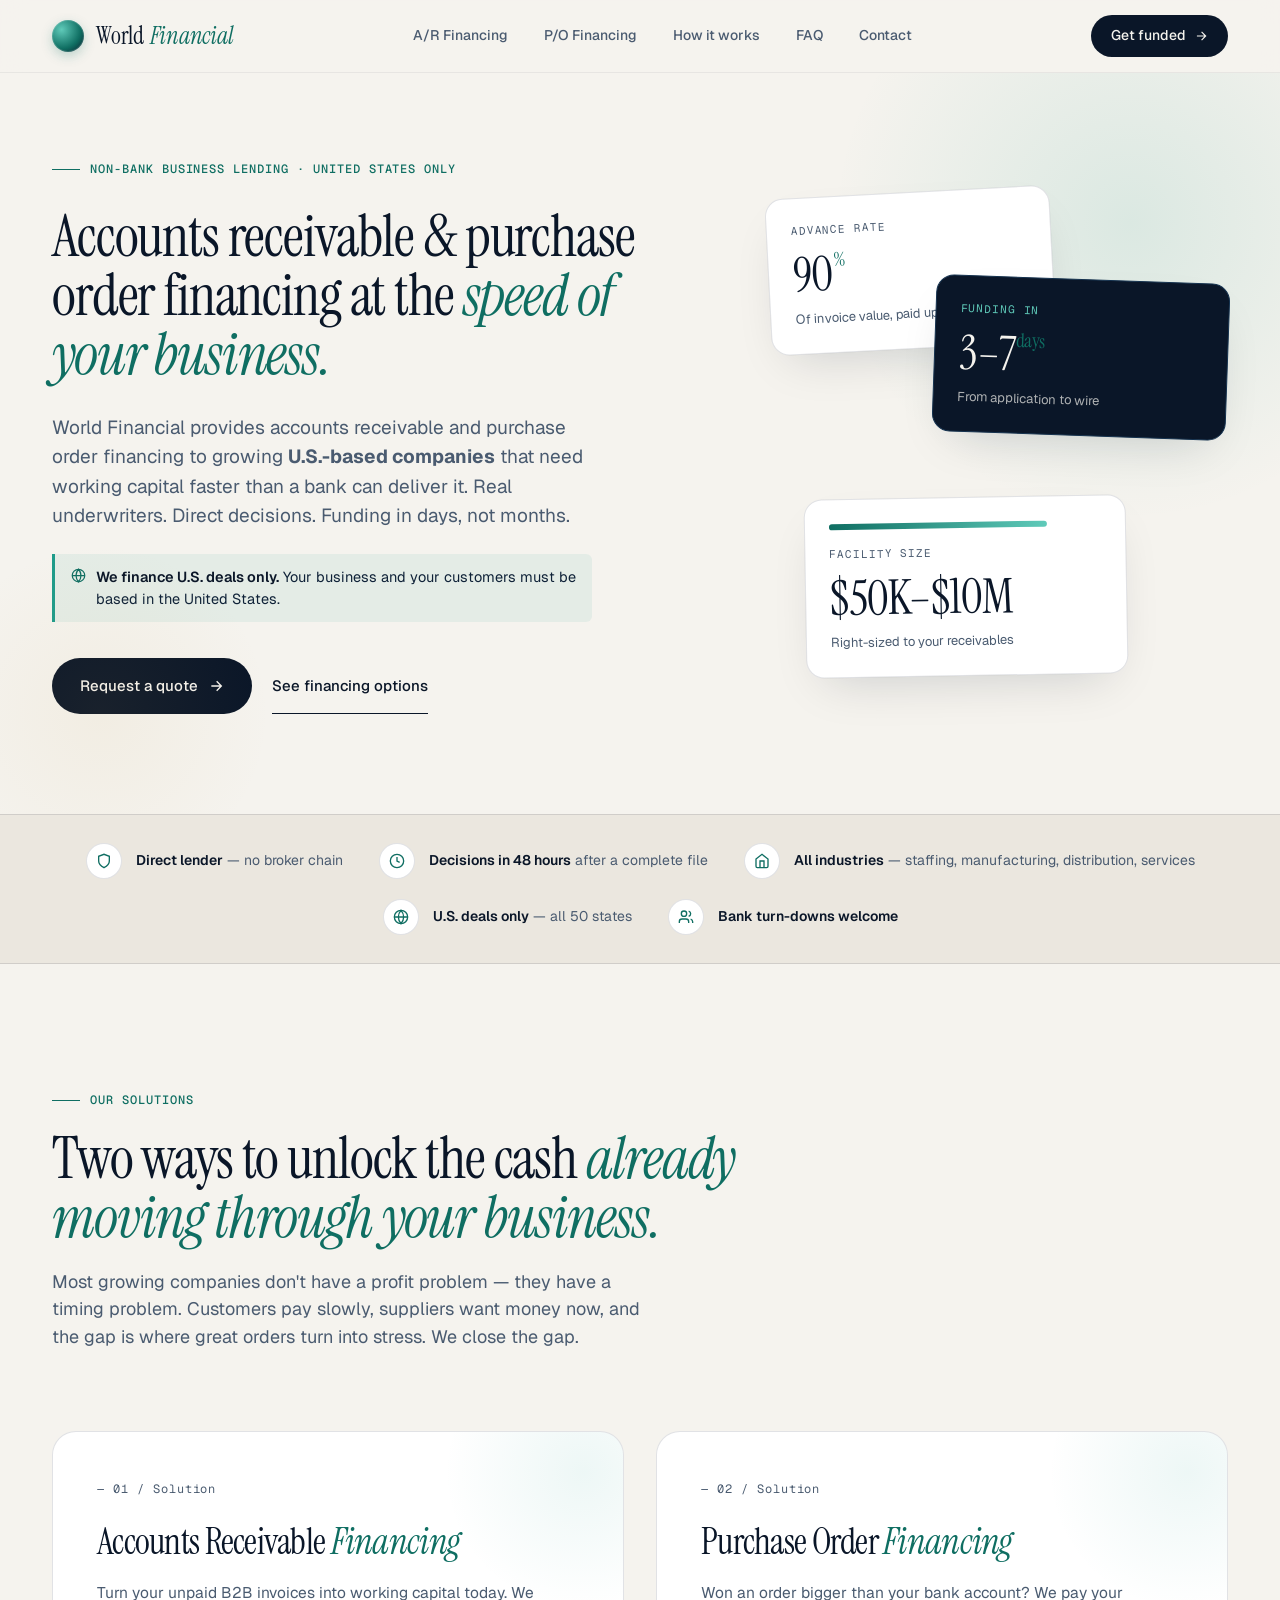
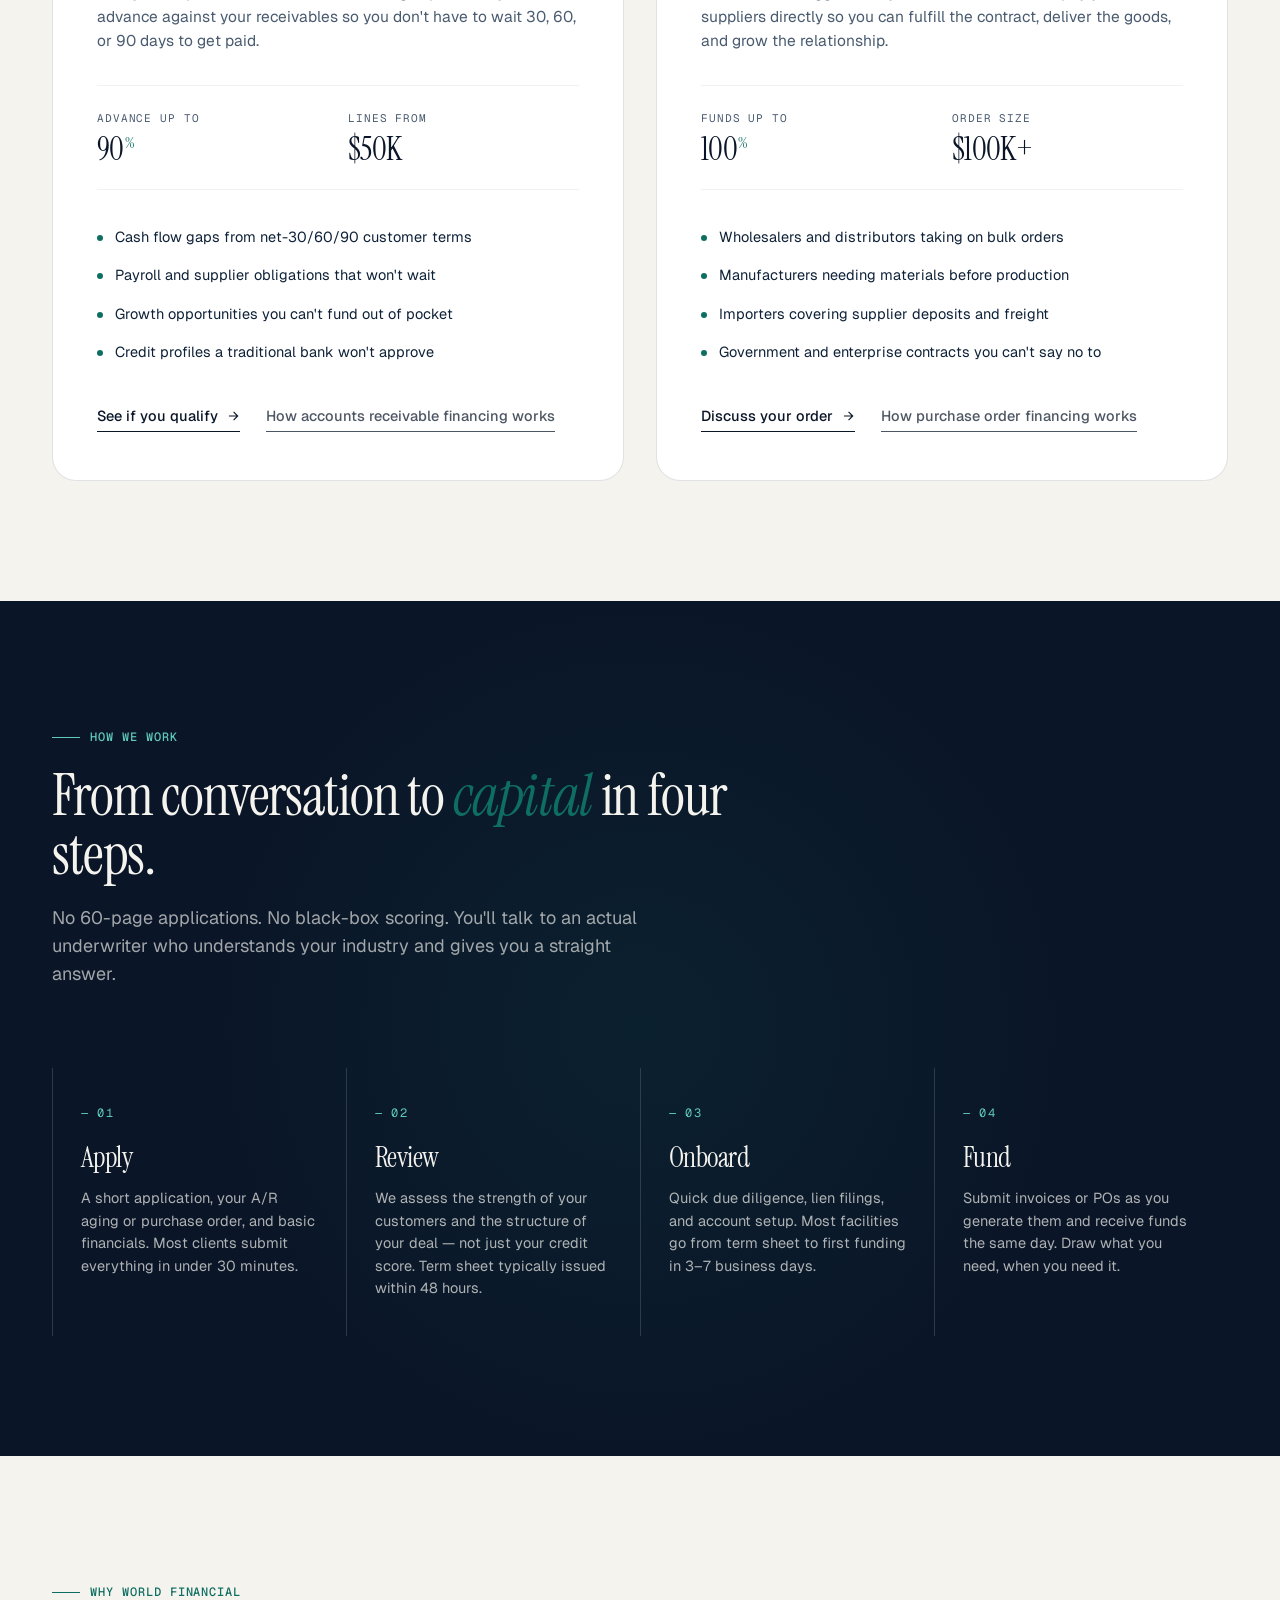
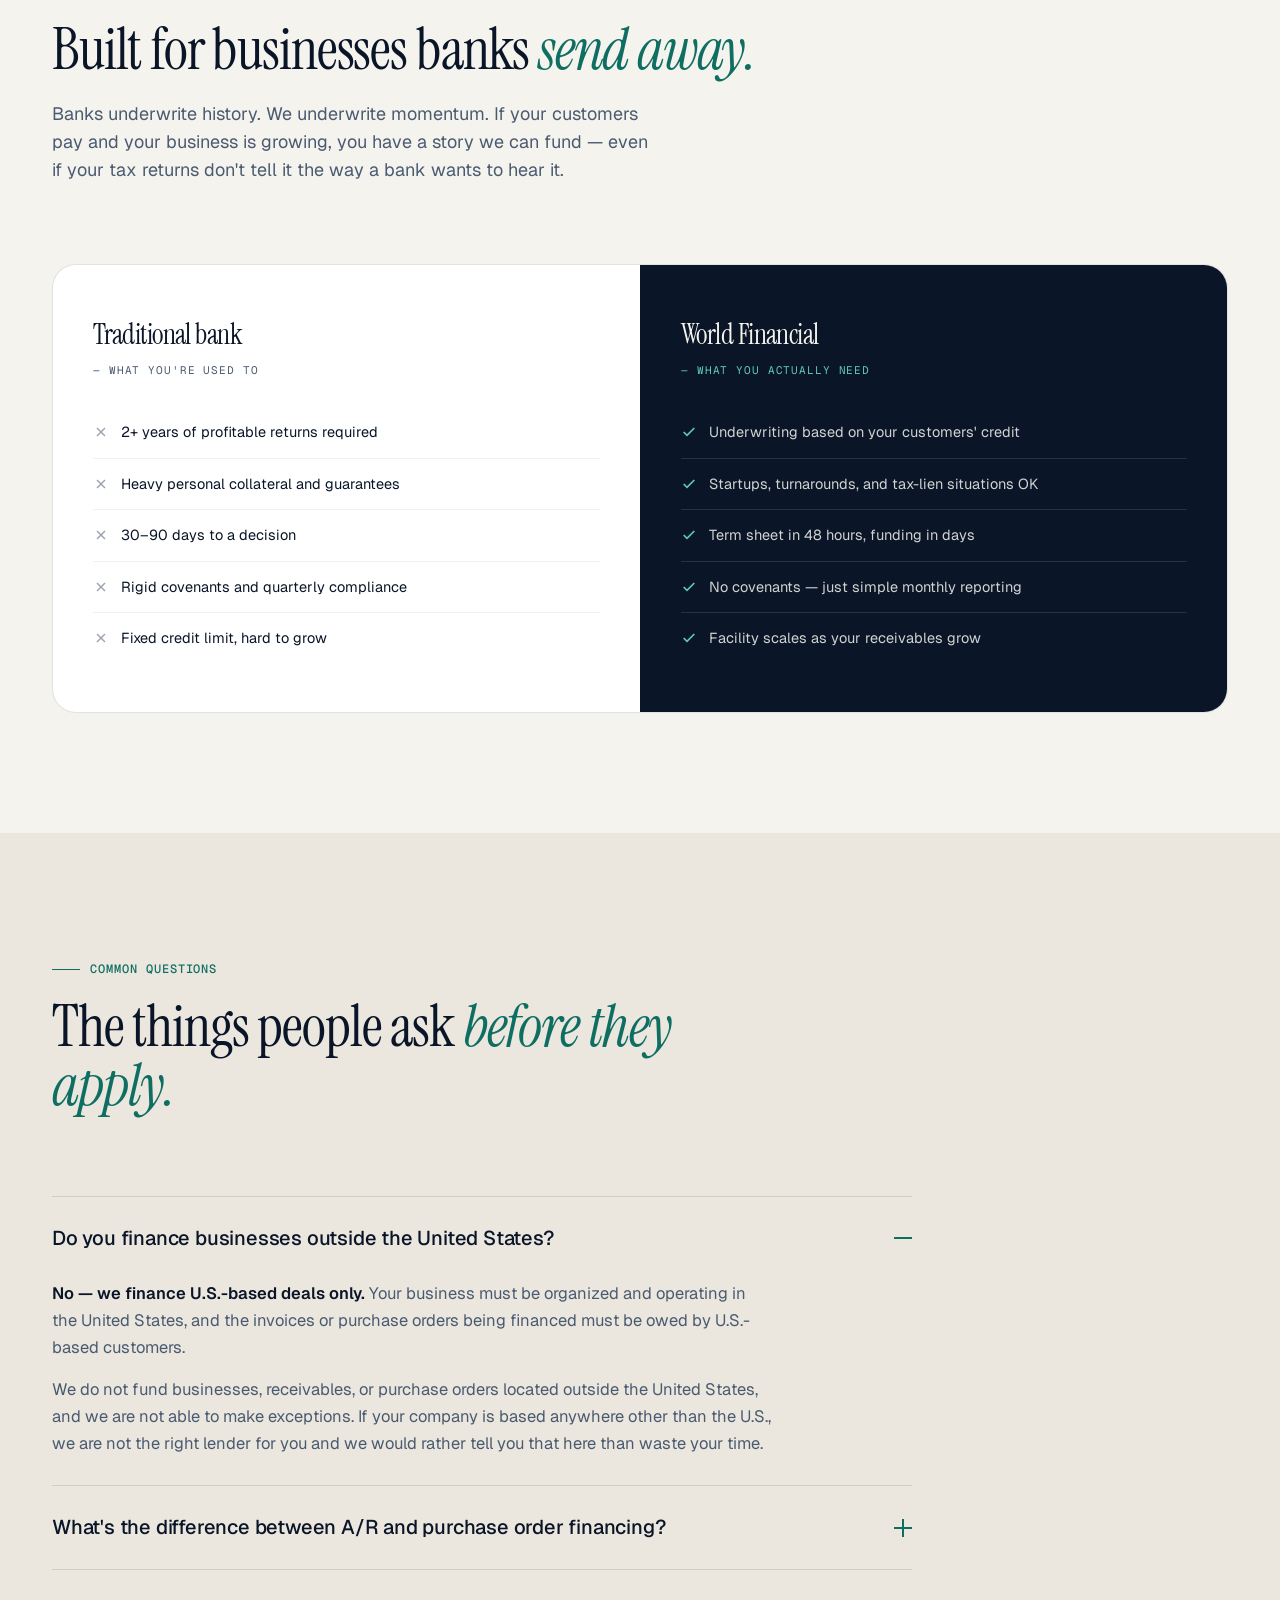
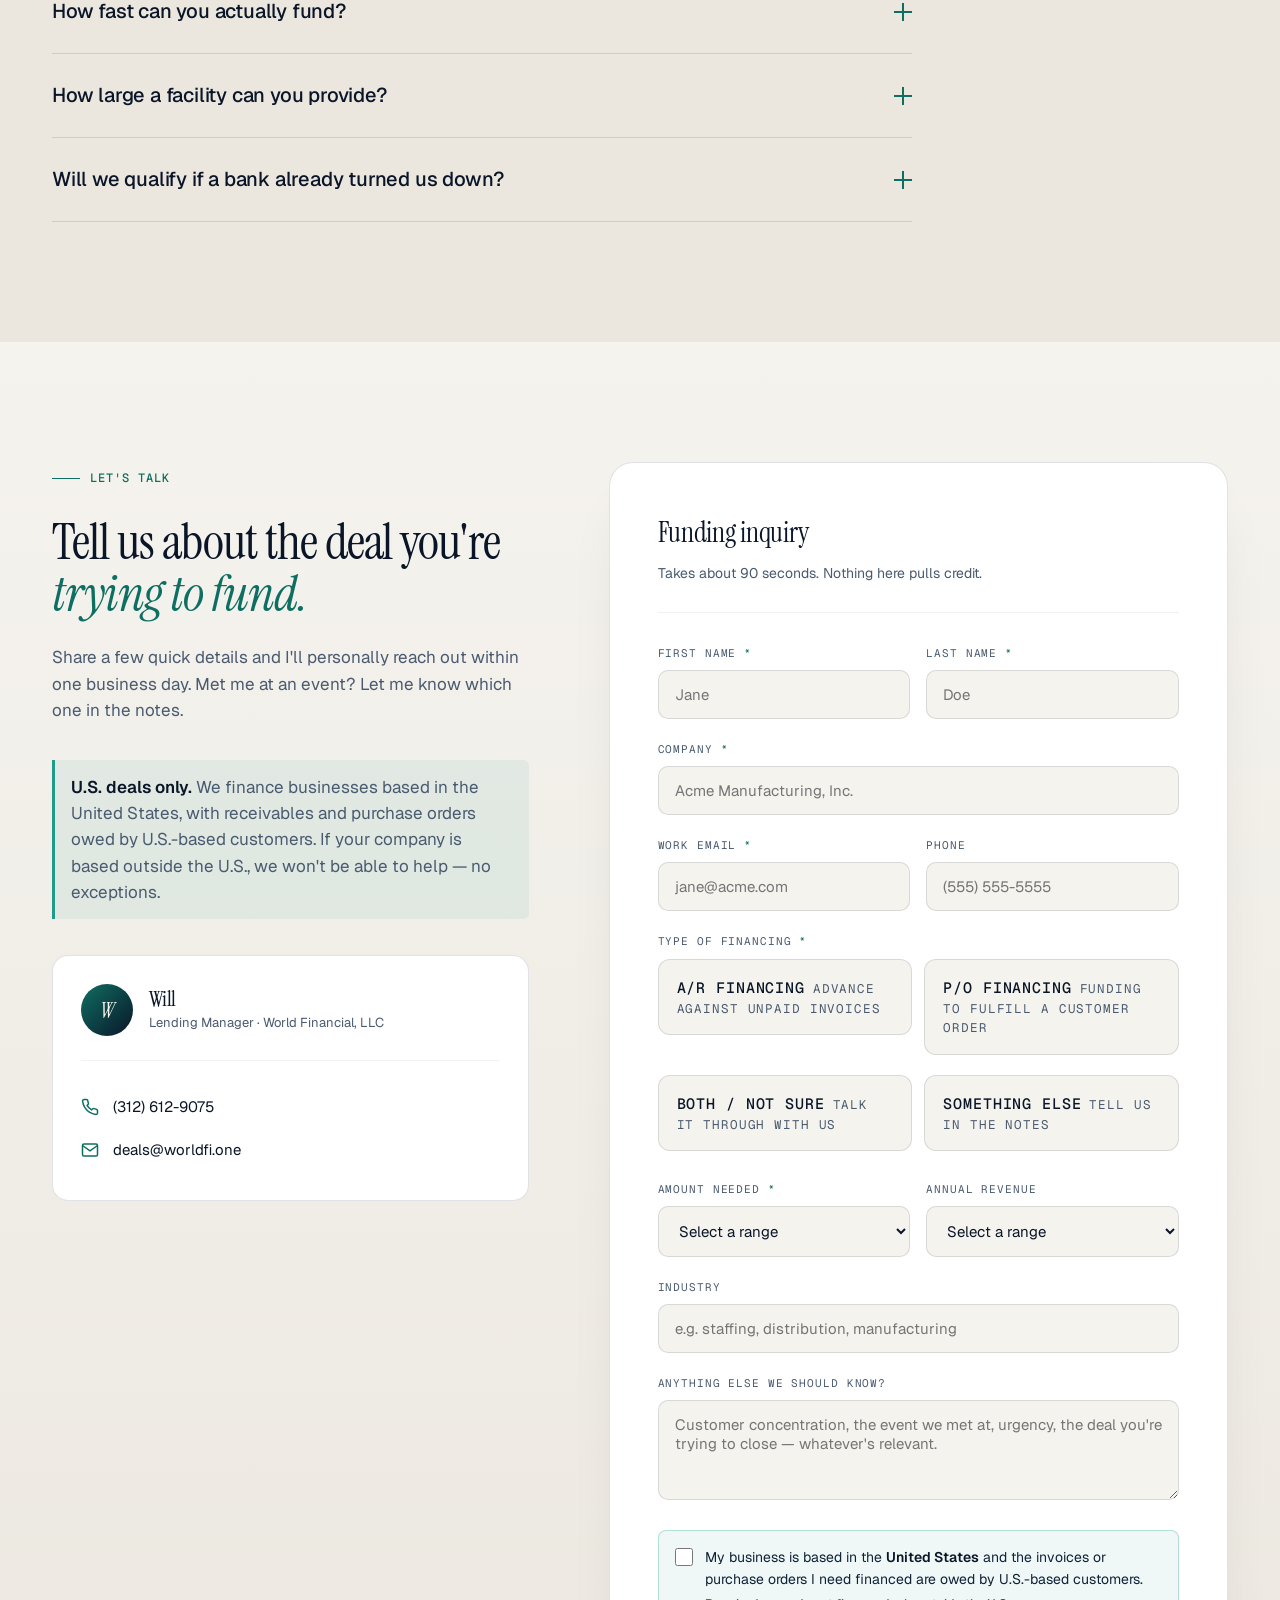
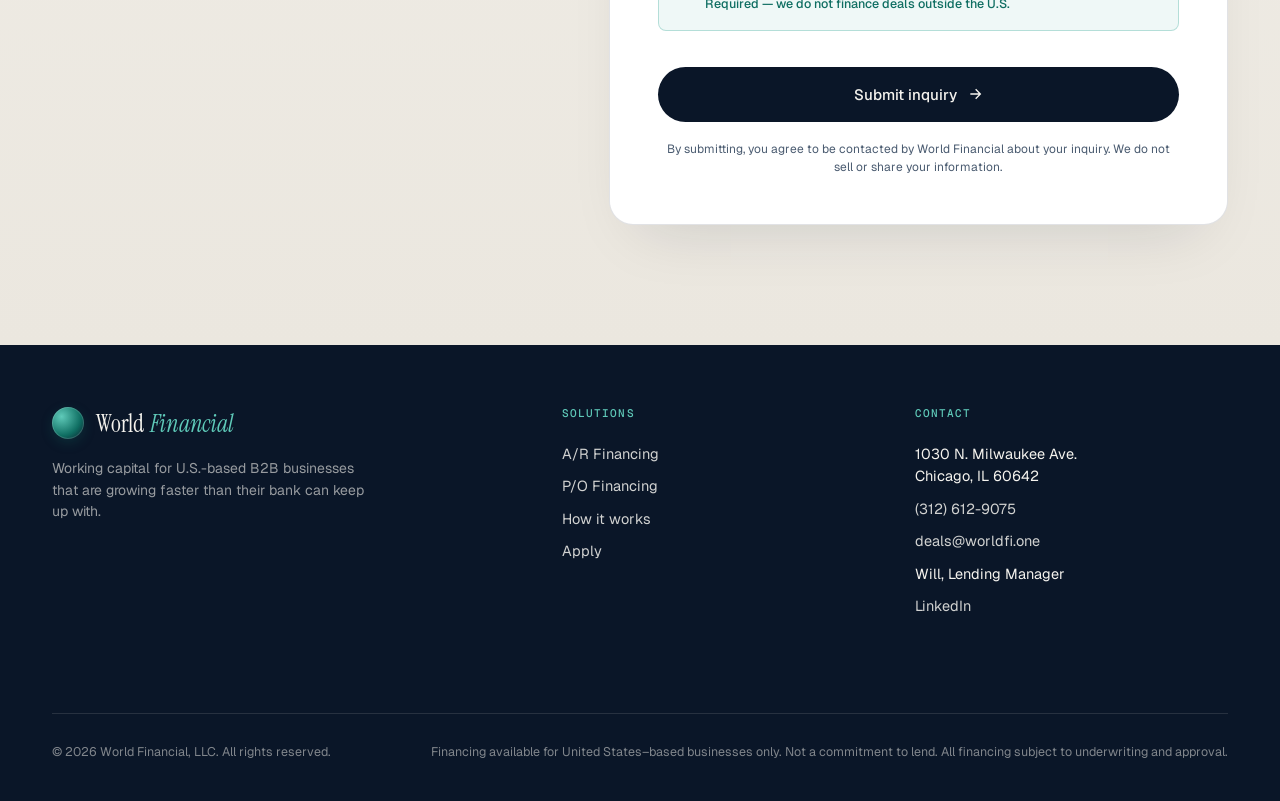
<file: index.html>
<!DOCTYPE html>
<html lang="en">
<head>
<meta charset="UTF-8" />
<meta name="viewport" content="width=device-width, initial-scale=1.0" />
<title>A/R & Purchase Order Financing for U.S. Businesses | World Financial</title>
<meta name="description" content="Accounts receivable and purchase order financing for U.S.-based B2B businesses. Direct lender, decisions in 48 hours, funding in 3–7 days. U.S. deals only." />
<link rel="canonical" href="https://www.worldfi.one/" />
<meta name="robots" content="index, follow, max-snippet:-1, max-image-preview:large" />
<meta name="theme-color" content="#0a1628" />

<!-- Open Graph -->
<meta property="og:type" content="website" />
<meta property="og:site_name" content="World Financial" />
<meta property="og:url" content="https://www.worldfi.one/" />
<meta property="og:title" content="A/R & Purchase Order Financing for U.S. Businesses" />
<meta property="og:description" content="Working capital for U.S. B2B businesses growing faster than their bank can keep up with. Decisions in 48 hours, funding in 3–7 days. U.S. deals only." />
<meta property="og:image" content="https://www.worldfi.one/og.png" />
<meta property="og:image:secure_url" content="https://www.worldfi.one/og.png" />
<meta property="og:image:type" content="image/png" />
<meta property="og:image:width" content="1200" />
<meta property="og:image:height" content="630" />
<meta property="og:image:alt" content="World Financial — accounts receivable and purchase order financing for U.S. businesses" />
<meta property="og:locale" content="en_US" />

<!-- Twitter -->
<meta name="twitter:card" content="summary_large_image" />
<meta name="twitter:title" content="A/R & Purchase Order Financing for U.S. Businesses" />
<meta name="twitter:description" content="Working capital for U.S. B2B businesses growing faster than their bank can keep up with. U.S. deals only." />
<meta name="twitter:image" content="https://www.worldfi.one/og.png" />
<meta name="twitter:image:alt" content="World Financial — accounts receivable and purchase order financing for U.S. businesses" />
<link rel="icon" type="image/svg+xml" href="data:image/svg+xml,%3Csvg xmlns='http://www.w3.org/2000/svg' viewBox='0 0 100 100'%3E%3Cdefs%3E%3CradialGradient id='g' cx='30%25' cy='30%25'%3E%3Cstop offset='0%25' stop-color='%235fcab9'/%3E%3Cstop offset='60%25' stop-color='%230f6e62'/%3E%3Cstop offset='100%25' stop-color='%230a1628'/%3E%3C/radialGradient%3E%3C/defs%3E%3Ccircle cx='50' cy='50' r='46' fill='url(%23g)'/%3E%3Cellipse cx='50' cy='50' rx='46' ry='18' fill='none' stroke='%235fcab9' stroke-width='1.5' opacity='0.6'/%3E%3Cellipse cx='50' cy='50' rx='18' ry='46' fill='none' stroke='%235fcab9' stroke-width='1.5' opacity='0.6'/%3E%3Ccircle cx='50' cy='50' r='46' fill='none' stroke='%235fcab9' stroke-width='1.5' opacity='0.6'/%3E%3C/svg%3E">
<link rel="apple-touch-icon" href="/logo-512.png">
<link rel="preconnect" href="https://fonts.googleapis.com">
<link rel="preconnect" href="https://fonts.gstatic.com" crossorigin>
<link href="https://fonts.googleapis.com/css2?family=Instrument+Serif:ital@0;1&family=Geist:wght@400;500;600;700&family=Geist+Mono:wght@400;500&display=swap" rel="stylesheet">

<style>
  :root {
    --ink: #0a1628;
    --ink-2: #0f2238;
    --ink-3: #15324f;
    --paper: #f5f3ee;
    --paper-2: #ebe7df;
    --teal: #1e9b8a;
    --teal-deep: #0f6e62;
    --teal-glow: #5fcab9;
    --gold: #c9a55c;
    --line: rgba(10, 22, 40, 0.12);
    --line-soft: rgba(10, 22, 40, 0.06);
    --muted: #4a5b70;
    --serif: "Instrument Serif", "Cormorant Garamond", Georgia, serif;
    --sans: "Geist", -apple-system, BlinkMacSystemFont, sans-serif;
    --mono: "Geist Mono", ui-monospace, monospace;
  }

  * { box-sizing: border-box; margin: 0; padding: 0; }
  html { scroll-behavior: smooth; }
  body {
    font-family: var(--sans);
    background: var(--paper);
    color: var(--ink);
    font-size: 16px;
    line-height: 1.55;
    -webkit-font-smoothing: antialiased;
    overflow-x: hidden;
  }

  ::selection { background: var(--ink); color: var(--paper); }

  a { color: inherit; text-decoration: none; }
  img { max-width: 100%; display: block; }

  .wrap { max-width: 1240px; margin: 0 auto; padding: 0 32px; }

  /* ─── NAV ─── */
  nav.top {
    position: sticky;
    top: 0;
    z-index: 50;
    background: rgba(245, 243, 238, 0.85);
    backdrop-filter: blur(12px);
    -webkit-backdrop-filter: blur(12px);
    border-bottom: 1px solid var(--line-soft);
  }
  nav.top .wrap {
    display: flex;
    align-items: center;
    justify-content: space-between;
    height: 72px;
  }
  .brand {
    display: flex;
    align-items: center;
    gap: 12px;
    font-family: var(--serif);
    font-size: 24px;
    letter-spacing: -0.01em;
  }
  .brand-mark {
    width: 32px;
    height: 32px;
    border-radius: 50%;
    background: radial-gradient(circle at 30% 30%, var(--teal-glow), var(--teal-deep) 60%, var(--ink) 100%);
    box-shadow: inset 0 0 0 1px rgba(255,255,255,0.15), 0 4px 12px rgba(15,110,98,0.25);
    flex-shrink: 0;
  }
  .brand strong { font-weight: 400; }
  .brand em { font-style: italic; color: var(--teal-deep); margin-left: 2px; }

  nav.top ul {
    list-style: none;
    display: flex;
    gap: 36px;
    font-size: 14px;
    font-weight: 500;
  }
  nav.top ul a { color: var(--muted); transition: color .2s; }
  nav.top ul a:hover { color: var(--ink); }

  .cta-pill {
    display: inline-flex;
    align-items: center;
    gap: 8px;
    background: var(--ink);
    color: var(--paper);
    padding: 10px 20px;
    border-radius: 999px;
    font-size: 14px;
    font-weight: 500;
    transition: transform .2s, background .2s;
  }
  .cta-pill:hover { background: var(--teal-deep); transform: translateY(-1px); }
  .cta-pill svg { transition: transform .2s; }
  .cta-pill:hover svg { transform: translateX(3px); }

  @media (max-width: 880px) {
    nav.top ul { display: none; }
  }

  /* ─── HERO ─── */
  .hero {
    position: relative;
    padding: 80px 0 100px;
    overflow: hidden;
  }
  .hero::before {
    content: "";
    position: absolute;
    top: -200px; right: -200px;
    width: 700px; height: 700px;
    background: radial-gradient(circle, rgba(30,155,138,0.12) 0%, transparent 60%);
    pointer-events: none;
  }
  .hero::after {
    content: "";
    position: absolute;
    bottom: -100px; left: -100px;
    width: 400px; height: 400px;
    background: radial-gradient(circle, rgba(201,165,92,0.08) 0%, transparent 60%);
    pointer-events: none;
  }

  .hero-grid {
    display: grid;
    grid-template-columns: 1.15fr 0.85fr;
    gap: 80px;
    align-items: center;
    position: relative;
  }
  @media (max-width: 980px) {
    .hero-grid { grid-template-columns: 1fr; gap: 56px; }
  }

  .eyebrow {
    display: inline-flex;
    align-items: center;
    gap: 10px;
    font-family: var(--mono);
    font-size: 12px;
    font-weight: 500;
    letter-spacing: 0.08em;
    text-transform: uppercase;
    color: var(--teal-deep);
    margin-bottom: 28px;
  }
  .eyebrow::before {
    content: "";
    width: 28px; height: 1px;
    background: var(--teal-deep);
  }

  h1.hero-title {
    font-family: var(--serif);
    font-weight: 400;
    font-size: clamp(36px, 4.5vw, 60px);
    line-height: 1.03;
    letter-spacing: -0.02em;
    margin-bottom: 28px;
  }
  h1.hero-title em {
    font-style: italic;
    color: var(--teal-deep);
  }

  .hero p.lede {
    font-size: 19px;
    line-height: 1.55;
    color: var(--muted);
    max-width: 540px;
    margin-bottom: 24px;
  }

  /* U.S.-only eligibility notice */
  .us-only-line {
    display: flex;
    align-items: flex-start;
    gap: 10px;
    max-width: 540px;
    margin-bottom: 36px;
    padding: 12px 16px;
    font-size: 14.5px;
    line-height: 1.5;
    color: var(--ink-2);
    background: rgba(30, 155, 138, 0.08);
    border-left: 3px solid var(--teal);
    border-radius: 0 6px 6px 0;
  }
  .us-only-line svg { flex: none; margin-top: 2px; color: var(--teal-deep); }
  .us-only-line strong { color: var(--ink); font-weight: 600; }

  .hero-actions {
    display: flex;
    align-items: center;
    gap: 20px;
    flex-wrap: wrap;
  }
  .btn-primary {
    display: inline-flex;
    align-items: center;
    gap: 10px;
    background: var(--ink);
    color: var(--paper);
    padding: 16px 28px;
    border-radius: 999px;
    font-weight: 500;
    font-size: 15px;
    transition: all .2s;
  }
  .btn-primary:hover { background: var(--teal-deep); transform: translateY(-2px); box-shadow: 0 12px 24px rgba(15,110,98,0.25); }
  .btn-primary svg { transition: transform .2s; }
  .btn-primary:hover svg { transform: translateX(4px); }

  .btn-ghost {
    display: inline-flex;
    align-items: center;
    gap: 10px;
    color: var(--ink);
    padding: 16px 0;
    font-weight: 500;
    font-size: 15px;
    border-bottom: 1px solid var(--ink);
    transition: color .2s, border-color .2s;
  }
  .btn-ghost:hover { color: var(--teal-deep); border-color: var(--teal-deep); }

  /* Hero card stack */
  .hero-card-stack {
    position: relative;
    width: 100%;
    max-width: 460px;
    margin-left: auto;
    aspect-ratio: 0.95;
  }
  .stat-card {
    position: absolute;
    background: white;
    border: 1px solid var(--line);
    border-radius: 18px;
    padding: 24px;
    box-shadow: 0 20px 50px -20px rgba(10,22,40,0.18);
  }
  .stat-card .label {
    font-family: var(--mono);
    font-size: 11px;
    text-transform: uppercase;
    letter-spacing: 0.08em;
    color: var(--muted);
    margin-bottom: 12px;
  }
  .stat-card .value {
    font-family: var(--serif);
    font-size: 48px;
    line-height: 1;
    letter-spacing: -0.02em;
    color: var(--ink);
  }
  .stat-card .value sup { font-size: 0.4em; vertical-align: top; margin-left: 2px; color: var(--teal-deep); }
  .stat-card .sub {
    font-size: 13px;
    color: var(--muted);
    margin-top: 10px;
  }

  .card-1 { top: 0; left: 0; width: 62%; transform: rotate(-3deg); }
  .card-2 { top: 18%; right: 0; width: 64%; transform: rotate(2deg); background: var(--ink); color: var(--paper); border-color: var(--ink-3); }
  .card-2 .label { color: var(--teal-glow); }
  .card-2 .value { color: var(--paper); }
  .card-2 .sub { color: rgba(245,243,238,0.7); }
  .card-3 { bottom: 0; left: 8%; width: 70%; transform: rotate(-1deg); }
  .card-3 .accent-bar {
    height: 6px;
    background: linear-gradient(90deg, var(--teal-deep), var(--teal-glow));
    border-radius: 3px;
    margin-bottom: 16px;
    width: 80%;
  }

  /* ─── TRUST STRIP ─── */
  .trust-strip {
    border-top: 1px solid var(--line);
    border-bottom: 1px solid var(--line);
    background: var(--paper-2);
    padding: 28px 0;
  }
  .trust-strip .wrap {
    display: flex;
    align-items: center;
    justify-content: center;
    gap: 20px 36px;
    flex-wrap: wrap;
  }
  .trust-item {
    display: flex;
    align-items: center;
    gap: 14px;
    font-size: 14px;
    color: var(--muted);
  }
  .trust-item strong { color: var(--ink); font-weight: 600; }
  .trust-icon {
    width: 36px; height: 36px;
    border-radius: 50%;
    background: white;
    border: 1px solid var(--line);
    display: grid; place-items: center;
    color: var(--teal-deep);
    flex-shrink: 0;
  }

  /* ─── SECTION GENERIC ─── */
  section.block {
    padding: 120px 0;
    position: relative;
  }

  .section-head {
    max-width: 720px;
    margin-bottom: 80px;
  }
  .section-head .eyebrow { margin-bottom: 20px; }
  h2.section-title {
    font-family: var(--serif);
    font-weight: 400;
    font-size: clamp(36px, 4.5vw, 60px);
    line-height: 1.02;
    letter-spacing: -0.02em;
    margin-bottom: 20px;
  }
  h2.section-title em { font-style: italic; color: var(--teal-deep); }
  .section-head p {
    font-size: 18px;
    color: var(--muted);
    line-height: 1.55;
    max-width: 600px;
  }

  /* ─── PRODUCTS ─── */
  .products {
    display: grid;
    grid-template-columns: 1fr 1fr;
    gap: 32px;
  }
  @media (max-width: 880px) { .products { grid-template-columns: 1fr; } }

  .product {
    background: white;
    border: 1px solid var(--line);
    border-radius: 24px;
    padding: 48px 44px;
    position: relative;
    overflow: hidden;
    transition: transform .3s ease, box-shadow .3s ease;
  }
  .product:hover {
    transform: translateY(-4px);
    box-shadow: 0 30px 60px -30px rgba(10,22,40,0.2);
  }
  .product::before {
    content: "";
    position: absolute;
    top: -100px; right: -100px;
    width: 280px; height: 280px;
    background: radial-gradient(circle, rgba(30,155,138,0.08) 0%, transparent 70%);
    pointer-events: none;
  }
  .product-num {
    font-family: var(--mono);
    font-size: 12px;
    color: var(--muted);
    margin-bottom: 24px;
    letter-spacing: 0.08em;
  }
  .product h3 {
    font-family: var(--serif);
    font-weight: 400;
    font-size: 36px;
    line-height: 1.05;
    letter-spacing: -0.02em;
    margin-bottom: 20px;
  }
  .product h3 em { font-style: italic; color: var(--teal-deep); }
  .product p.summary {
    color: var(--muted);
    margin-bottom: 32px;
    font-size: 15.5px;
  }
  .product .stats {
    display: grid;
    grid-template-columns: 1fr 1fr;
    gap: 20px;
    padding: 24px 0;
    border-top: 1px solid var(--line-soft);
    border-bottom: 1px solid var(--line-soft);
    margin-bottom: 28px;
  }
  .product .stat .label {
    font-family: var(--mono);
    font-size: 11px;
    text-transform: uppercase;
    letter-spacing: 0.08em;
    color: var(--muted);
    margin-bottom: 6px;
  }
  .product .stat .value {
    font-family: var(--serif);
    font-size: 32px;
    line-height: 1;
    letter-spacing: -0.02em;
  }
  .product .stat .value sup { font-size: 0.5em; color: var(--teal-deep); margin-left: 1px; }

  .product ul.fits {
    list-style: none;
    margin-bottom: 32px;
  }
  .product ul.fits li {
    font-size: 14.5px;
    color: var(--ink-2);
    padding: 8px 0;
    display: flex;
    align-items: flex-start;
    gap: 12px;
  }
  .product ul.fits li::before {
    content: "";
    width: 6px; height: 6px;
    background: var(--teal-deep);
    border-radius: 50%;
    margin-top: 9px;
    flex-shrink: 0;
  }

  .product-cta {
    display: inline-flex;
    align-items: center;
    gap: 8px;
    color: var(--ink);
    font-weight: 500;
    font-size: 14.5px;
    border-bottom: 1px solid currentColor;
    padding-bottom: 4px;
    transition: color .2s;
  }
  .product-cta:hover { color: var(--teal-deep); }
  .product-cta svg { transition: transform .2s; }
  .product-cta:hover svg { transform: translateX(3px); }

  /* ─── HOW IT WORKS ─── */
  .how-section {
    background: var(--ink);
    color: var(--paper);
    position: relative;
    overflow: hidden;
  }
  .how-section::before {
    content: "";
    position: absolute;
    top: 50%; left: 50%;
    transform: translate(-50%, -50%);
    width: 1200px; height: 1200px;
    background: radial-gradient(circle, rgba(30,155,138,0.08) 0%, transparent 50%);
    pointer-events: none;
  }
  .how-section h2.section-title { color: var(--paper); }
  .how-section .section-head p { color: rgba(245,243,238,0.65); }
  .how-section .eyebrow { color: var(--teal-glow); }
  .how-section .eyebrow::before { background: var(--teal-glow); }

  .steps {
    display: grid;
    grid-template-columns: repeat(4, 1fr);
    gap: 0;
    position: relative;
  }
  @media (max-width: 880px) {
    .steps { grid-template-columns: 1fr 1fr; }
  }
  @media (max-width: 520px) {
    .steps { grid-template-columns: 1fr; }
  }

  .step {
    padding: 36px 28px 36px 0;
    border-left: 1px solid rgba(245,243,238,0.15);
    padding-left: 28px;
    position: relative;
  }
  .step:first-child { padding-left: 28px; }
  .step .num {
    font-family: var(--mono);
    font-size: 12px;
    letter-spacing: 0.1em;
    color: var(--teal-glow);
    margin-bottom: 20px;
  }
  .step h4 {
    font-family: var(--serif);
    font-weight: 400;
    font-size: 28px;
    line-height: 1.1;
    margin-bottom: 14px;
    letter-spacing: -0.02em;
  }
  .step p {
    font-size: 14.5px;
    color: rgba(245,243,238,0.7);
    line-height: 1.55;
  }

  /* ─── COMPARISON ─── */
  .compare {
    display: grid;
    grid-template-columns: 1fr 1fr;
    gap: 0;
    border: 1px solid var(--line);
    border-radius: 24px;
    overflow: hidden;
    background: white;
  }
  @media (max-width: 720px) { .compare { grid-template-columns: 1fr; } }
  .compare-col { padding: 48px 40px; }
  .compare-col + .compare-col { border-left: 1px solid var(--line); }
  @media (max-width: 720px) {
    .compare-col + .compare-col { border-left: 0; border-top: 1px solid var(--line); }
  }
  .compare-col.highlight { background: var(--ink); color: var(--paper); }
  .compare-col h4 {
    font-family: var(--serif);
    font-weight: 400;
    font-size: 28px;
    margin-bottom: 6px;
    letter-spacing: -0.02em;
  }
  .compare-col .tag {
    font-family: var(--mono);
    font-size: 11px;
    text-transform: uppercase;
    letter-spacing: 0.08em;
    color: var(--muted);
    margin-bottom: 28px;
  }
  .compare-col.highlight .tag { color: var(--teal-glow); }
  .compare-col ul { list-style: none; }
  .compare-col li {
    padding: 14px 0;
    border-top: 1px solid var(--line-soft);
    font-size: 14.5px;
    display: flex;
    align-items: flex-start;
    gap: 12px;
  }
  .compare-col.highlight li { border-color: rgba(245,243,238,0.12); color: rgba(245,243,238,0.85); }
  .compare-col li:first-child { border-top: 0; }
  .compare-col li svg { flex-shrink: 0; margin-top: 3px; }

  /* ─── FAQ ─── */
  .faq-section { background: var(--paper-2); }
  .faq-list {
    max-width: 860px;
    border-top: 1px solid var(--line);
  }
  .faq-item { border-bottom: 1px solid var(--line); }
  .faq-item summary {
    display: flex;
    align-items: center;
    justify-content: space-between;
    gap: 24px;
    padding: 26px 0;
    cursor: pointer;
    list-style: none;
  }
  .faq-item summary::-webkit-details-marker { display: none; }
  .faq-item summary h3 {
    font-family: var(--sans);
    font-size: clamp(17px, 2vw, 20px);
    font-weight: 500;
    letter-spacing: -0.01em;
    color: var(--ink);
    margin: 0;
  }
  .faq-item summary:hover h3 { color: var(--teal-deep); }
  .faq-toggle {
    flex: none;
    position: relative;
    width: 18px;
    height: 18px;
  }
  .faq-toggle::before,
  .faq-toggle::after {
    content: "";
    position: absolute;
    background: var(--teal-deep);
    transition: transform .25s ease, opacity .25s ease;
  }
  .faq-toggle::before { top: 8px; left: 0; width: 18px; height: 2px; }
  .faq-toggle::after { left: 8px; top: 0; width: 2px; height: 18px; }
  .faq-item[open] .faq-toggle::after { transform: rotate(90deg); opacity: 0; }
  .faq-body { padding: 0 0 28px; max-width: 720px; }
  .faq-body p {
    font-size: 16.5px;
    line-height: 1.65;
    color: var(--muted);
  }
  .faq-body p + p { margin-top: 14px; }
  .faq-body strong { color: var(--ink); font-weight: 600; }
  .faq-body em { font-style: italic; }

  /* ─── FORM ─── */
  .form-section {
    background: linear-gradient(180deg, var(--paper) 0%, var(--paper-2) 100%);
    position: relative;
  }

  .form-grid {
    display: grid;
    grid-template-columns: 1fr 1.3fr;
    gap: 80px;
    align-items: start;
  }
  @media (max-width: 980px) { .form-grid { grid-template-columns: 1fr; gap: 56px; } }

  .form-aside h2 {
    font-family: var(--serif);
    font-weight: 400;
    font-size: clamp(36px, 4vw, 52px);
    line-height: 1.02;
    letter-spacing: -0.02em;
    margin-bottom: 24px;
  }
  .form-aside h2 em { font-style: italic; color: var(--teal-deep); }
  .form-aside p {
    color: var(--muted);
    font-size: 17px;
    margin-bottom: 36px;
  }

  .contact-card {
    background: white;
    border: 1px solid var(--line);
    border-radius: 16px;
    padding: 28px;
  }
  .contact-card .signature {
    display: flex;
    align-items: center;
    gap: 16px;
    margin-bottom: 24px;
    padding-bottom: 24px;
    border-bottom: 1px solid var(--line-soft);
  }
  .signature-mark {
    width: 52px; height: 52px;
    border-radius: 50%;
    background: linear-gradient(135deg, var(--teal-deep), var(--ink));
    color: var(--paper);
    display: grid; place-items: center;
    font-family: var(--serif);
    font-size: 22px;
    font-style: italic;
  }
  .signature-info .name {
    font-family: var(--serif);
    font-size: 22px;
    line-height: 1.1;
    letter-spacing: -0.01em;
  }
  .signature-info .title {
    font-size: 13px;
    color: var(--muted);
    margin-top: 2px;
  }

  .contact-line {
    display: flex;
    align-items: center;
    gap: 14px;
    padding: 10px 0;
    font-size: 15px;
  }
  .contact-line svg { color: var(--teal-deep); flex-shrink: 0; }
  .contact-line a { color: var(--ink); transition: color .2s; }
  .contact-line a:hover { color: var(--teal-deep); }

  .form-card {
    background: white;
    border: 1px solid var(--line);
    border-radius: 24px;
    padding: 48px;
    box-shadow: 0 30px 60px -30px rgba(10,22,40,0.15);
  }
  @media (max-width: 600px) { .form-card { padding: 32px 24px; } }

  .form-card .form-head {
    margin-bottom: 32px;
    padding-bottom: 28px;
    border-bottom: 1px solid var(--line-soft);
  }
  .form-card h3 {
    font-family: var(--serif);
    font-weight: 400;
    font-size: 28px;
    margin-bottom: 8px;
    letter-spacing: -0.01em;
  }
  .form-card .form-sub {
    font-size: 14px;
    color: var(--muted);
  }

  .field {
    margin-bottom: 22px;
  }
  .field label {
    display: block;
    font-family: var(--mono);
    font-size: 11px;
    text-transform: uppercase;
    letter-spacing: 0.08em;
    color: var(--muted);
    margin-bottom: 8px;
  }
  .field label .req { color: var(--teal-deep); }
  .field input,
  .field select,
  .field textarea {
    width: 100%;
    font-family: var(--sans);
    font-size: 15px;
    color: var(--ink);
    background: var(--paper);
    border: 1px solid var(--line);
    border-radius: 10px;
    padding: 14px 16px;
    transition: border-color .15s, background .15s, box-shadow .15s;
  }
  .field input:focus,
  .field select:focus,
  .field textarea:focus {
    outline: none;
    border-color: var(--teal-deep);
    background: white;
    box-shadow: 0 0 0 4px rgba(30,155,138,0.12);
  }
  .field textarea { resize: vertical; min-height: 100px; }

  .field-row {
    display: grid;
    grid-template-columns: 1fr 1fr;
    gap: 16px;
  }
  @media (max-width: 540px) { .field-row { grid-template-columns: 1fr; } }

  .radio-group {
    display: grid;
    grid-template-columns: 1fr 1fr;
    gap: 12px;
  }
  @media (max-width: 540px) { .radio-group { grid-template-columns: 1fr; } }
  .radio-card {
    position: relative;
    cursor: pointer;
  }
  .radio-card input { position: absolute; opacity: 0; pointer-events: none; }
  .radio-card .radio-inner {
    display: block;
    background: var(--paper);
    border: 1px solid var(--line);
    border-radius: 12px;
    padding: 16px 18px;
    transition: all .15s;
  }
  .radio-card .radio-inner .rc-title {
    font-weight: 500;
    font-size: 15px;
    color: var(--ink);
    margin-bottom: 4px;
  }
  .radio-card .radio-inner .rc-sub {
    font-size: 12.5px;
    color: var(--muted);
  }
  .radio-card input:checked + .radio-inner {
    background: var(--ink);
    border-color: var(--ink);
  }
  .radio-card input:checked + .radio-inner .rc-title { color: var(--paper); }
  .radio-card input:checked + .radio-inner .rc-sub { color: var(--teal-glow); }
  .radio-card:hover .radio-inner { border-color: var(--ink-3); }

  .form-submit {
    display: inline-flex;
    align-items: center;
    justify-content: center;
    gap: 10px;
    width: 100%;
    background: var(--ink);
    color: var(--paper);
    border: 0;
    padding: 18px 28px;
    border-radius: 999px;
    font-family: var(--sans);
    font-weight: 500;
    font-size: 15px;
    cursor: pointer;
    transition: all .2s;
    margin-top: 12px;
  }
  .form-submit:hover { background: var(--teal-deep); transform: translateY(-2px); box-shadow: 0 12px 24px rgba(15,110,98,0.3); }
  .form-submit svg { transition: transform .2s; }
  .form-submit:hover svg { transform: translateX(4px); }

  .form-disclaimer {
    font-size: 12px;
    color: var(--muted);
    margin-top: 18px;
    text-align: center;
    line-height: 1.5;
  }

  /* U.S.-only confirmation checkbox */
  .us-confirm {
    display: flex;
    align-items: flex-start;
    gap: 12px;
    margin: 4px 0 24px;
    padding: 16px;
    background: rgba(30, 155, 138, 0.07);
    border: 1px solid rgba(30, 155, 138, 0.28);
    border-radius: 8px;
    font-size: 14px;
    line-height: 1.55;
    color: var(--ink-2);
    cursor: pointer;
  }
  .us-confirm input[type="checkbox"] {
    flex: none;
    width: 18px;
    height: 18px;
    margin-top: 1px;
    accent-color: var(--teal-deep);
    cursor: pointer;
  }
  .us-confirm strong { font-weight: 600; color: var(--ink); }
  .us-confirm-note {
    display: block;
    margin-top: 4px;
    font-size: 12.5px;
    color: var(--teal-deep);
    font-weight: 500;
  }

  .form-success {
    display: none;
    text-align: center;
    padding: 40px 20px;
  }
  .form-success.active { display: block; }
  .form-success .check {
    width: 64px; height: 64px;
    border-radius: 50%;
    background: var(--teal-deep);
    color: white;
    display: grid; place-items: center;
    margin: 0 auto 24px;
  }
  .form-success h3 {
    font-family: var(--serif);
    font-size: 32px;
    margin-bottom: 12px;
    letter-spacing: -0.02em;
  }
  .form-success p {
    color: var(--muted);
    max-width: 400px;
    margin: 0 auto;
  }

  /* ─── FOOTER ─── */
  footer {
    background: var(--ink);
    color: var(--paper);
    padding: 60px 0 40px;
  }
  footer .wrap {
    display: grid;
    grid-template-columns: 1.5fr 1fr 1fr;
    gap: 40px;
    align-items: start;
  }
  @media (max-width: 720px) {
    footer .wrap { grid-template-columns: 1fr; gap: 32px; }
  }
  footer .brand { color: var(--paper); }
  footer .brand em { color: var(--teal-glow); }
  .us-only-aside {
    margin-top: 16px;
    padding: 14px 16px;
    font-size: 14.5px;
    line-height: 1.55;
    color: var(--ink-2);
    background: rgba(30, 155, 138, 0.08);
    border-left: 3px solid var(--teal);
    border-radius: 0 6px 6px 0;
  }
  .us-only-aside strong { color: var(--ink); font-weight: 600; }

  footer .footer-tag {
    font-size: 14px;
    color: rgba(245,243,238,0.6);
    margin-top: 16px;
    max-width: 320px;
  }
  footer h5 {
    font-family: var(--mono);
    font-size: 11px;
    text-transform: uppercase;
    letter-spacing: 0.1em;
    color: var(--teal-glow);
    margin-bottom: 16px;
    font-weight: 500;
  }
  footer ul { list-style: none; }
  footer ul li { padding: 5px 0; font-size: 14.5px; }
  footer ul a { color: rgba(245,243,238,0.85); transition: color .2s; }
  footer ul a:hover { color: var(--teal-glow); }

  .footer-bottom {
    border-top: 1px solid rgba(245,243,238,0.12);
    margin-top: 50px;
    padding-top: 28px;
    font-size: 12.5px;
    color: rgba(245,243,238,0.5);
    display: flex;
    justify-content: space-between;
    flex-wrap: wrap;
    gap: 16px;
  }

  /* Subtle entrance animations */
  .fade-up {
    opacity: 0;
    transform: translateY(24px);
    transition: opacity .8s ease, transform .8s ease;
  }
  .fade-up.in { opacity: 1; transform: translateY(0); }
  @media (prefers-reduced-motion: reduce) {
    html { scroll-behavior: auto; }
    .fade-up { opacity: 1; transform: none; transition: none; }
  }
</style>

<script type="application/ld+json">
{
  "@context": "https://schema.org",
  "@graph": [
    {
      "@type": "WebSite",
      "@id": "https://www.worldfi.one/#website",
      "url": "https://www.worldfi.one/",
      "name": "World Financial",
      "inLanguage": "en-US",
      "publisher": { "@id": "https://www.worldfi.one/#org" }
    },
    {
      "@type": "FinancialService",
      "@id": "https://www.worldfi.one/#org",
      "name": "World Financial, LLC",
      "url": "https://www.worldfi.one/",
      "image": "https://www.worldfi.one/og.png",
      "logo": {
        "@type": "ImageObject",
        "url": "https://www.worldfi.one/logo-512.png",
        "width": 512,
        "height": 512
      },
      "description": "Non-bank lender providing accounts receivable financing and purchase order financing to U.S.-based B2B businesses. Financing is available for United States deals only.",
      "telephone": "+1-312-612-9075",
      "email": "deals@worldfi.one",
      "address": {
        "@type": "PostalAddress",
        "streetAddress": "1030 N. Milwaukee Ave.",
        "addressLocality": "Chicago",
        "addressRegion": "IL",
        "postalCode": "60642",
        "addressCountry": "US"
      },
      "areaServed": {
        "@type": "Country",
        "name": "United States"
      },
      "availableLanguage": "en-US",
      "sameAs": [
        "https://www.linkedin.com/company/worldfi-one/"
      ],
      "currenciesAccepted": "USD",
      "serviceType": [
        "Accounts receivable financing",
        "Purchase order financing"
      ],
      "contactPoint": {
        "@type": "ContactPoint",
        "contactType": "sales",
        "telephone": "+1-312-612-9075",
        "email": "deals@worldfi.one",
        "areaServed": "US",
        "availableLanguage": "en-US"
      },
      "knowsAbout": [
        "Accounts receivable financing",
        "Invoice factoring",
        "Purchase order financing",
        "Working capital",
        "Asset-based lending"
      ],
      "hasOfferCatalog": {
        "@type": "OfferCatalog",
        "name": "Financing solutions",
        "itemListElement": [
          {
            "@type": "Offer",
            "eligibleRegion": { "@type": "Country", "name": "United States" },
            "itemOffered": {
              "@type": "Service",
              "@id": "https://www.worldfi.one/accounts-receivable-financing#service",
              "url": "https://www.worldfi.one/accounts-receivable-financing",
              "name": "Accounts Receivable Financing",
              "description": "Advance of up to 90% of invoice value against unpaid B2B invoices, for U.S.-based businesses."
            }
          },
          {
            "@type": "Offer",
            "eligibleRegion": { "@type": "Country", "name": "United States" },
            "itemOffered": {
              "@type": "Service",
              "@id": "https://www.worldfi.one/purchase-order-financing#service",
              "url": "https://www.worldfi.one/purchase-order-financing",
              "name": "Purchase Order Financing",
              "description": "Funding to pay suppliers and fulfill confirmed customer orders, for U.S.-based businesses."
            }
          }
        ]
      }
    },
    {
      "@type": "FAQPage",
      "@id": "https://www.worldfi.one/#faq",
      "mainEntity": [
        {
          "@type": "Question",
          "name": "Do you finance businesses outside the United States?",
          "acceptedAnswer": {
            "@type": "Answer",
            "text": "No — we finance U.S.-based deals only. Your business must be organized and operating in the United States, and the invoices or purchase orders being financed must be owed by U.S.-based customers. We do not fund businesses, receivables, or purchase orders located outside the United States, and we are not able to make exceptions. If your company is based anywhere other than the U.S., we are not the right lender for you and we would rather tell you that here than waste your time."
          }
        },
        {
          "@type": "Question",
          "name": "What's the difference between A/R and purchase order financing?",
          "acceptedAnswer": {
            "@type": "Answer",
            "text": "Accounts receivable financing advances cash against invoices you've already issued for work delivered — typically up to 90% of invoice value. Purchase order financing funds the cost of fulfilling a confirmed customer order before you invoice, paying your supplier so you can deliver. Plenty of businesses use both: P/O financing to deliver the order, A/R financing to bridge the wait for payment."
          }
        },
        {
          "@type": "Question",
          "name": "How fast can you actually fund?",
          "acceptedAnswer": {
            "@type": "Answer",
            "text": "A term sheet typically follows within 48 hours of a complete file, and funding usually lands 3–7 days from application to wire. The pace depends mostly on how quickly you can get us your customer list, aging report, and the order or invoices in question."
          }
        },
        {
          "@type": "Question",
          "name": "How large a facility can you provide?",
          "acceptedAnswer": {
            "@type": "Answer",
            "text": "Facilities run from $50,000 to $10 million, right-sized to your receivables. The line scales as your receivables grow, so you're not renegotiating every time you land a bigger customer."
          }
        },
        {
          "@type": "Question",
          "name": "Will we qualify if a bank already turned us down?",
          "acceptedAnswer": {
            "@type": "Answer",
            "text": "Often, yes — bank turn-downs are a large part of what we fund. Underwriting is based primarily on your customers' credit rather than your tax returns, so startups, turnarounds, and tax-lien situations are all workable for U.S.-based businesses. Submitting an inquiry doesn't pull your credit."
          }
        }
      ]
    }
  ]
}
</script>
</head>
<body>

<!-- ─── NAV ─── -->
<nav class="top">
  <div class="wrap">
    <a href="/" class="brand">
      <span class="brand-mark"></span>
      <span><strong>World</strong> <em>Financial</em></span>
    </a>
    <ul>
      <li><a href="/accounts-receivable-financing">A/R Financing</a></li>
      <li><a href="/purchase-order-financing">P/O Financing</a></li>
      <li><a href="#process">How it works</a></li>
      <li><a href="#faq">FAQ</a></li>
      <li><a href="#contact">Contact</a></li>
    </ul>
    <a href="#contact" class="cta-pill">
      Get funded
      <svg width="14" height="14" viewBox="0 0 24 24" fill="none" stroke="currentColor" stroke-width="2"><path d="M5 12h14M13 5l7 7-7 7"/></svg>
    </a>
  </div>
</nav>

<!-- ─── HERO ─── -->
<section class="hero">
  <div class="wrap">
    <div class="hero-grid">
      <div>
        <div class="eyebrow">Non-bank business lending · United States only</div>
        <h1 class="hero-title">Accounts receivable &amp; purchase order financing at the <em>speed of your business.</em></h1>
        <p class="lede">World Financial provides accounts receivable and purchase order financing to growing <strong>U.S.-based companies</strong> that need working capital faster than a bank can deliver it. Real underwriters. Direct decisions. Funding in days, not months.</p>
        <p class="us-only-line"><svg width="15" height="15" viewBox="0 0 24 24" fill="none" stroke="currentColor" stroke-width="2" aria-hidden="true"><circle cx="12" cy="12" r="10"/><path d="M2 12h20M12 2a15.3 15.3 0 014 10 15.3 15.3 0 01-4 10 15.3 15.3 0 01-4-10 15.3 15.3 0 014-10z"/></svg><span><strong>We finance U.S. deals only.</strong> Your business and your customers must be based in the United States.</span></p>
        <div class="hero-actions">
          <a href="#contact" class="btn-primary">
            Request a quote
            <svg width="16" height="16" viewBox="0 0 24 24" fill="none" stroke="currentColor" stroke-width="2"><path d="M5 12h14M13 5l7 7-7 7"/></svg>
          </a>
          <a href="#solutions" class="btn-ghost">See financing options</a>
        </div>
      </div>

      <div class="hero-card-stack">
        <div class="stat-card card-1">
          <div class="label">Advance Rate</div>
          <div class="value">90<sup>%</sup></div>
          <div class="sub">Of invoice value, paid upfront</div>
        </div>
        <div class="stat-card card-2">
          <div class="label">Funding in</div>
          <div class="value">3–7<sup>days</sup></div>
          <div class="sub">From application to wire</div>
        </div>
        <div class="stat-card card-3">
          <div class="accent-bar"></div>
          <div class="label">Facility size</div>
          <div class="value">$50K–$10M</div>
          <div class="sub">Right-sized to your receivables</div>
        </div>
      </div>
    </div>
  </div>
</section>

<!-- ─── TRUST STRIP ─── -->
<div class="trust-strip">
  <div class="wrap">
    <div class="trust-item">
      <div class="trust-icon">
        <svg width="16" height="16" viewBox="0 0 24 24" fill="none" stroke="currentColor" stroke-width="2"><path d="M12 22s8-4 8-10V5l-8-3-8 3v7c0 6 8 10 8 10z"/></svg>
      </div>
      <span><strong>Direct lender</strong> — no broker chain</span>
    </div>
    <div class="trust-item">
      <div class="trust-icon">
        <svg width="16" height="16" viewBox="0 0 24 24" fill="none" stroke="currentColor" stroke-width="2"><circle cx="12" cy="12" r="10"/><path d="M12 6v6l4 2"/></svg>
      </div>
      <span><strong>Decisions in 48 hours</strong> after a complete file</span>
    </div>
    <div class="trust-item">
      <div class="trust-icon">
        <svg width="16" height="16" viewBox="0 0 24 24" fill="none" stroke="currentColor" stroke-width="2"><path d="M3 9l9-7 9 7v11a2 2 0 01-2 2H5a2 2 0 01-2-2z"/><polyline points="9 22 9 12 15 12 15 22"/></svg>
      </div>
      <span><strong>All industries</strong> — staffing, manufacturing, distribution, services</span>
    </div>
    <div class="trust-item">
      <div class="trust-icon">
        <svg width="16" height="16" viewBox="0 0 24 24" fill="none" stroke="currentColor" stroke-width="2"><circle cx="12" cy="12" r="10"/><path d="M2 12h20M12 2a15.3 15.3 0 014 10 15.3 15.3 0 01-4 10 15.3 15.3 0 01-4-10 15.3 15.3 0 014-10z"/></svg>
      </div>
      <span><strong>U.S. deals only</strong> — all 50 states</span>
    </div>
    <div class="trust-item">
      <div class="trust-icon">
        <svg width="16" height="16" viewBox="0 0 24 24" fill="none" stroke="currentColor" stroke-width="2"><path d="M16 21v-2a4 4 0 00-4-4H6a4 4 0 00-4 4v2"/><circle cx="9" cy="7" r="4"/><path d="M22 21v-2a4 4 0 00-3-3.87M16 3.13a4 4 0 010 7.75"/></svg>
      </div>
      <span><strong>Bank turn-downs welcome</strong></span>
    </div>
  </div>
</div>

<!-- ─── SOLUTIONS ─── -->
<section class="block" id="solutions">
  <div class="wrap">
    <div class="section-head">
      <div class="eyebrow">Our solutions</div>
      <h2 class="section-title">Two ways to unlock the cash <em>already moving through your business.</em></h2>
      <p>Most growing companies don't have a profit problem — they have a timing problem. Customers pay slowly, suppliers want money now, and the gap is where great orders turn into stress. We close the gap.</p>
    </div>

    <div class="products">
      <!-- AR Financing -->
      <article class="product">
        <div class="product-num">— 01 / Solution</div>
        <h3>Accounts Receivable <em>Financing</em></h3>
        <p class="summary">Turn your unpaid B2B invoices into working capital today. We advance against your receivables so you don't have to wait 30, 60, or 90 days to get paid.</p>

        <div class="stats">
          <div class="stat">
            <div class="label">Advance up to</div>
            <div class="value">90<sup>%</sup></div>
          </div>
          <div class="stat">
            <div class="label">Lines from</div>
            <div class="value">$50K</div>
          </div>
        </div>

        <ul class="fits">
          <li>Cash flow gaps from net-30/60/90 customer terms</li>
          <li>Payroll and supplier obligations that won't wait</li>
          <li>Growth opportunities you can't fund out of pocket</li>
          <li>Credit profiles a traditional bank won't approve</li>
        </ul>

        <a href="#contact" class="product-cta">
          See if you qualify
          <svg width="14" height="14" viewBox="0 0 24 24" fill="none" stroke="currentColor" stroke-width="2"><path d="M5 12h14M13 5l7 7-7 7"/></svg>
        </a>
        <a href="/accounts-receivable-financing" class="product-cta" style="margin-left:22px; opacity:.72;">How accounts receivable financing works</a>
      </article>

      <!-- PO Financing -->
      <article class="product">
        <div class="product-num">— 02 / Solution</div>
        <h3>Purchase Order <em>Financing</em></h3>
        <p class="summary">Won an order bigger than your bank account? We pay your suppliers directly so you can fulfill the contract, deliver the goods, and grow the relationship.</p>

        <div class="stats">
          <div class="stat">
            <div class="label">Funds up to</div>
            <div class="value">100<sup>%</sup></div>
          </div>
          <div class="stat">
            <div class="label">Order size</div>
            <div class="value">$100K+</div>
          </div>
        </div>

        <ul class="fits">
          <li>Wholesalers and distributors taking on bulk orders</li>
          <li>Manufacturers needing materials before production</li>
          <li>Importers covering supplier deposits and freight</li>
          <li>Government and enterprise contracts you can't say no to</li>
        </ul>

        <a href="#contact" class="product-cta">
          Discuss your order
          <svg width="14" height="14" viewBox="0 0 24 24" fill="none" stroke="currentColor" stroke-width="2"><path d="M5 12h14M13 5l7 7-7 7"/></svg>
        </a>
        <a href="/purchase-order-financing" class="product-cta" style="margin-left:22px; opacity:.72;">How purchase order financing works</a>
      </article>
    </div>
  </div>
</section>

<!-- ─── HOW IT WORKS ─── -->
<section class="block how-section" id="process">
  <div class="wrap">
    <div class="section-head">
      <div class="eyebrow">How we work</div>
      <h2 class="section-title">From conversation to <em>capital</em> in four steps.</h2>
      <p>No 60-page applications. No black-box scoring. You'll talk to an actual underwriter who understands your industry and gives you a straight answer.</p>
    </div>

    <div class="steps">
      <div class="step">
        <div class="num">— 01</div>
        <h4>Apply</h4>
        <p>A short application, your A/R aging or purchase order, and basic financials. Most clients submit everything in under 30 minutes.</p>
      </div>
      <div class="step">
        <div class="num">— 02</div>
        <h4>Review</h4>
        <p>We assess the strength of your customers and the structure of your deal — not just your credit score. Term sheet typically issued within 48 hours.</p>
      </div>
      <div class="step">
        <div class="num">— 03</div>
        <h4>Onboard</h4>
        <p>Quick due diligence, lien filings, and account setup. Most facilities go from term sheet to first funding in 3–7 business days.</p>
      </div>
      <div class="step">
        <div class="num">— 04</div>
        <h4>Fund</h4>
        <p>Submit invoices or POs as you generate them and receive funds the same day. Draw what you need, when you need it.</p>
      </div>
    </div>
  </div>
</section>

<!-- ─── COMPARE ─── -->
<section class="block" id="compare">
  <div class="wrap">
    <div class="section-head">
      <div class="eyebrow">Why World Financial</div>
      <h2 class="section-title">Built for businesses banks <em>send away.</em></h2>
      <p>Banks underwrite history. We underwrite momentum. If your customers pay and your business is growing, you have a story we can fund — even if your tax returns don't tell it the way a bank wants to hear it.</p>
    </div>

    <div class="compare">
      <div class="compare-col">
        <h4>Traditional bank</h4>
        <div class="tag">— What you're used to</div>
        <ul>
          <li><svg width="16" height="16" viewBox="0 0 24 24" fill="none" stroke="#9ca3af" stroke-width="2"><line x1="18" y1="6" x2="6" y2="18"/><line x1="6" y1="6" x2="18" y2="18"/></svg>2+ years of profitable returns required</li>
          <li><svg width="16" height="16" viewBox="0 0 24 24" fill="none" stroke="#9ca3af" stroke-width="2"><line x1="18" y1="6" x2="6" y2="18"/><line x1="6" y1="6" x2="18" y2="18"/></svg>Heavy personal collateral and guarantees</li>
          <li><svg width="16" height="16" viewBox="0 0 24 24" fill="none" stroke="#9ca3af" stroke-width="2"><line x1="18" y1="6" x2="6" y2="18"/><line x1="6" y1="6" x2="18" y2="18"/></svg>30–90 days to a decision</li>
          <li><svg width="16" height="16" viewBox="0 0 24 24" fill="none" stroke="#9ca3af" stroke-width="2"><line x1="18" y1="6" x2="6" y2="18"/><line x1="6" y1="6" x2="18" y2="18"/></svg>Rigid covenants and quarterly compliance</li>
          <li><svg width="16" height="16" viewBox="0 0 24 24" fill="none" stroke="#9ca3af" stroke-width="2"><line x1="18" y1="6" x2="6" y2="18"/><line x1="6" y1="6" x2="18" y2="18"/></svg>Fixed credit limit, hard to grow</li>
        </ul>
      </div>
      <div class="compare-col highlight">
        <h4>World Financial</h4>
        <div class="tag">— What you actually need</div>
        <ul>
          <li><svg width="16" height="16" viewBox="0 0 24 24" fill="none" stroke="#5fcab9" stroke-width="2.5"><polyline points="20 6 9 17 4 12"/></svg>Underwriting based on your customers' credit</li>
          <li><svg width="16" height="16" viewBox="0 0 24 24" fill="none" stroke="#5fcab9" stroke-width="2.5"><polyline points="20 6 9 17 4 12"/></svg>Startups, turnarounds, and tax-lien situations OK</li>
          <li><svg width="16" height="16" viewBox="0 0 24 24" fill="none" stroke="#5fcab9" stroke-width="2.5"><polyline points="20 6 9 17 4 12"/></svg>Term sheet in 48 hours, funding in days</li>
          <li><svg width="16" height="16" viewBox="0 0 24 24" fill="none" stroke="#5fcab9" stroke-width="2.5"><polyline points="20 6 9 17 4 12"/></svg>No covenants — just simple monthly reporting</li>
          <li><svg width="16" height="16" viewBox="0 0 24 24" fill="none" stroke="#5fcab9" stroke-width="2.5"><polyline points="20 6 9 17 4 12"/></svg>Facility scales as your receivables grow</li>
        </ul>
      </div>
    </div>
  </div>
</section>

<!-- ─── FAQ ─── -->
<section class="block faq-section" id="faq">
  <div class="wrap">
    <div class="section-head">
      <div class="eyebrow">Common questions</div>
      <h2 class="section-title">The things people ask <em>before they apply.</em></h2>
    </div>

    <div class="faq-list">
      <details class="faq-item" open>
        <summary><h3>Do you finance businesses outside the United States?</h3><span class="faq-toggle" aria-hidden="true"></span></summary>
        <div class="faq-body">
          <p><strong>No — we finance U.S.-based deals only.</strong> Your business must be organized and operating in the United States, and the invoices or purchase orders being financed must be owed by U.S.-based customers.</p>
          <p>We do not fund businesses, receivables, or purchase orders located outside the United States, and we are not able to make exceptions. If your company is based anywhere other than the U.S., we are not the right lender for you and we would rather tell you that here than waste your time.</p>
        </div>
      </details>

      <details class="faq-item">
        <summary><h3>What's the difference between A/R and purchase order financing?</h3><span class="faq-toggle" aria-hidden="true"></span></summary>
        <div class="faq-body">
          <p>Accounts receivable financing advances cash against invoices you've <em>already issued</em> for work delivered — typically up to 90% of invoice value. Purchase order financing funds the cost of fulfilling a confirmed customer order <em>before</em> you invoice, paying your supplier so you can deliver.</p>
          <p>Plenty of businesses use both: P/O financing to deliver the order, A/R financing to bridge the wait for payment.</p>
        </div>
      </details>

      <details class="faq-item">
        <summary><h3>How fast can you actually fund?</h3><span class="faq-toggle" aria-hidden="true"></span></summary>
        <div class="faq-body">
          <p>A term sheet typically follows within 48 hours of a complete file, and funding usually lands 3–7 days from application to wire. The pace depends mostly on how quickly you can get us your customer list, aging report, and the order or invoices in question.</p>
        </div>
      </details>

      <details class="faq-item">
        <summary><h3>How large a facility can you provide?</h3><span class="faq-toggle" aria-hidden="true"></span></summary>
        <div class="faq-body">
          <p>Facilities run from $50,000 to $10 million, right-sized to your receivables. The line scales as your receivables grow, so you're not renegotiating every time you land a bigger customer.</p>
        </div>
      </details>

      <details class="faq-item">
        <summary><h3>Will we qualify if a bank already turned us down?</h3><span class="faq-toggle" aria-hidden="true"></span></summary>
        <div class="faq-body">
          <p>Often, yes — bank turn-downs are a large part of what we fund. Underwriting is based primarily on <em>your customers'</em> credit rather than your tax returns, so startups, turnarounds, and tax-lien situations are all workable for U.S.-based businesses. Submitting an inquiry doesn't pull your credit.</p>
        </div>
      </details>
    </div>
  </div>
</section>

<!-- ─── FORM / CONTACT ─── -->
<section class="block form-section" id="contact">
  <div class="wrap">
    <div class="form-grid">
      <div class="form-aside">
        <div class="eyebrow">Let's talk</div>
        <h2>Tell us about the deal you're <em>trying to fund.</em></h2>
        <p>Share a few quick details and I'll personally reach out within one business day. Met me at an event? Let me know which one in the notes.</p>
        <p class="us-only-aside"><strong>U.S. deals only.</strong> We finance businesses based in the United States, with receivables and purchase orders owed by U.S.-based customers. If your company is based outside the U.S., we won't be able to help — no exceptions.</p>

        <div class="contact-card">
          <div class="signature">
            <div class="signature-mark">W</div>
            <div class="signature-info">
              <div class="name">Will</div>
              <div class="title">Lending Manager · World Financial, LLC</div>
            </div>
          </div>
          <div class="contact-line">
            <svg width="18" height="18" viewBox="0 0 24 24" fill="none" stroke="currentColor" stroke-width="2"><path d="M22 16.92v3a2 2 0 01-2.18 2 19.79 19.79 0 01-8.63-3.07 19.5 19.5 0 01-6-6 19.79 19.79 0 01-3.07-8.67A2 2 0 014.11 2h3a2 2 0 012 1.72 12.84 12.84 0 00.7 2.81 2 2 0 01-.45 2.11L8.09 9.91a16 16 0 006 6l1.27-1.27a2 2 0 012.11-.45 12.84 12.84 0 002.81.7A2 2 0 0122 16.92z"/></svg>
            <a href="tel:+13126129075">(312) 612-9075</a>
          </div>
          <div class="contact-line">
            <svg width="18" height="18" viewBox="0 0 24 24" fill="none" stroke="currentColor" stroke-width="2"><path d="M4 4h16c1.1 0 2 .9 2 2v12c0 1.1-.9 2-2 2H4c-1.1 0-2-.9-2-2V6c0-1.1.9-2 2-2z"/><polyline points="22,6 12,13 2,6"/></svg>
            <a href="mailto:deals@worldfi.one">deals@worldfi.one</a>
          </div>
        </div>
      </div>

      <!-- FORM -->
      <div class="form-card">
        <div id="form-view">
          <div class="form-head">
            <h3>Funding inquiry</h3>
            <div class="form-sub">Takes about 90 seconds. Nothing here pulls credit.</div>
          </div>

          <form id="lead-form" novalidate>
            <div class="field-row">
              <div class="field">
                <label>First name <span class="req">*</span></label>
                <input type="text" name="firstName" required placeholder="Jane" />
              </div>
              <div class="field">
                <label>Last name <span class="req">*</span></label>
                <input type="text" name="lastName" required placeholder="Doe" />
              </div>
            </div>

            <div class="field">
              <label>Company <span class="req">*</span></label>
              <input type="text" name="company" required placeholder="Acme Manufacturing, Inc." />
            </div>

            <div class="field-row">
              <div class="field">
                <label>Work email <span class="req">*</span></label>
                <input type="email" name="email" required placeholder="jane@acme.com" />
              </div>
              <div class="field">
                <label>Phone</label>
                <input type="tel" name="phone" placeholder="(555) 555-5555" />
              </div>
            </div>

            <div class="field">
              <label>Type of financing <span class="req">*</span></label>
              <div class="radio-group">
                <label class="radio-card">
                  <input type="radio" name="product" value="ar" required />
                  <span class="radio-inner">
                    <span class="rc-title">A/R Financing</span>
                    <span class="rc-sub">Advance against unpaid invoices</span>
                  </span>
                </label>
                <label class="radio-card">
                  <input type="radio" name="product" value="po" required />
                  <span class="radio-inner">
                    <span class="rc-title">P/O Financing</span>
                    <span class="rc-sub">Funding to fulfill a customer order</span>
                  </span>
                </label>
                <label class="radio-card">
                  <input type="radio" name="product" value="both" />
                  <span class="radio-inner">
                    <span class="rc-title">Both / Not sure</span>
                    <span class="rc-sub">Talk it through with us</span>
                  </span>
                </label>
                <label class="radio-card">
                  <input type="radio" name="product" value="other" />
                  <span class="radio-inner">
                    <span class="rc-title">Something else</span>
                    <span class="rc-sub">Tell us in the notes</span>
                  </span>
                </label>
              </div>
            </div>

            <div class="field-row">
              <div class="field">
                <label>Amount needed <span class="req">*</span></label>
                <select name="amount" required>
                  <option value="">Select a range</option>
                  <option>Under $100K</option>
                  <option>$100K – $250K</option>
                  <option>$250K – $500K</option>
                  <option>$500K – $1M</option>
                  <option>$1M – $5M</option>
                  <option>$5M+</option>
                </select>
              </div>
              <div class="field">
                <label>Annual revenue</label>
                <select name="revenue">
                  <option value="">Select a range</option>
                  <option>Under $500K</option>
                  <option>$500K – $1M</option>
                  <option>$1M – $5M</option>
                  <option>$5M – $25M</option>
                  <option>$25M+</option>
                </select>
              </div>
            </div>

            <div class="field">
              <label>Industry</label>
              <input type="text" name="industry" placeholder="e.g. staffing, distribution, manufacturing" />
            </div>

            <div class="field">
              <label>Anything else we should know?</label>
              <textarea name="notes" placeholder="Customer concentration, the event we met at, urgency, the deal you're trying to close — whatever's relevant."></textarea>
            </div>

            <label class="us-confirm">
              <input type="checkbox" name="usBased" value="yes" required />
              <span>My business is based in the <strong>United States</strong> and the invoices or purchase orders I need financed are owed by U.S.-based customers. <span class="us-confirm-note">Required — we do not finance deals outside the U.S.</span></span>
            </label>

            <button type="submit" class="form-submit">
              Submit inquiry
              <svg width="16" height="16" viewBox="0 0 24 24" fill="none" stroke="currentColor" stroke-width="2"><path d="M5 12h14M13 5l7 7-7 7"/></svg>
            </button>
            <div class="form-disclaimer">By submitting, you agree to be contacted by World Financial about your inquiry. We do not sell or share your information.</div>
          </form>
        </div>

        <div id="form-success" class="form-success">
          <div class="check">
            <svg width="28" height="28" viewBox="0 0 24 24" fill="none" stroke="currentColor" stroke-width="3"><polyline points="20 6 9 17 4 12"/></svg>
          </div>
          <h3>Thank you — we've got it.</h3>
          <p>Will will reach out within one business day. If your deal is time-sensitive, feel free to call directly at (312) 612-9075.</p>
        </div>
      </div>
    </div>
  </div>
</section>

<!-- ─── FOOTER ─── -->
<footer>
  <div class="wrap">
    <div>
      <a href="/" class="brand">
        <span class="brand-mark"></span>
        <span><strong>World</strong> <em>Financial</em></span>
      </a>
      <p class="footer-tag">Working capital for U.S.-based B2B businesses that are growing faster than their bank can keep up with.</p>
    </div>
    <div>
      <h5>Solutions</h5>
      <ul>
        <li><a href="/accounts-receivable-financing">A/R Financing</a></li>
        <li><a href="/purchase-order-financing">P/O Financing</a></li>
        <li><a href="#process">How it works</a></li>
        <li><a href="#contact">Apply</a></li>
      </ul>
    </div>
    <div>
      <h5>Contact</h5>
      <ul>
        <li><address style="font-style: normal;">1030 N. Milwaukee Ave.<br>Chicago, IL 60642</address></li>
        <li><a href="tel:+13126129075">(312) 612-9075</a></li>
        <li><a href="mailto:deals@worldfi.one">deals@worldfi.one</a></li>
        <li>Will, Lending Manager</li>
        <li><a href="https://www.linkedin.com/company/worldfi-one/" rel="me noopener" target="_blank">LinkedIn</a></li>
      </ul>
    </div>
    <div class="footer-bottom" style="grid-column: 1 / -1;">
      <div>© <span id="yr"></span> World Financial, LLC. All rights reserved.</div>
      <div>Financing available for United States–based businesses only. Not a commitment to lend. All financing subject to underwriting and approval.</div>
    </div>
  </div>
</footer>

<script>
  // Year
  document.getElementById('yr').textContent = new Date().getFullYear();

  // Fade-up on scroll
  const io = new IntersectionObserver((entries) => {
    entries.forEach(e => {
      if (e.isIntersecting) {
        e.target.classList.add('in');
        io.unobserve(e.target);
      }
    });
  }, { threshold: 0.12 });
  document.querySelectorAll('.section-head, .product, .step, .compare, .form-card, .form-aside').forEach(el => {
    el.classList.add('fade-up');
    io.observe(el);
  });

  // ─── FORMSPREE INTEGRATION ───
  // 1. Sign up at https://formspree.io (free tier = 50 submissions/month)
  // 2. Create a new form, set notification email to deals@worldfi.one
  // 3. Copy your form's endpoint ID (looks like "xyzabcde") and paste below
  const FORMSPREE_ID = 'xnjlkpkr'; // ← REPLACE THIS

  document.getElementById('lead-form').addEventListener('submit', async function(e) {
    e.preventDefault();
    const form = e.target;
    const submitBtn = form.querySelector('.form-submit');

    if (!form.checkValidity()) {
      form.reportValidity();
      return;
    }

    // Disable button + show sending state
    const originalBtnHTML = submitBtn.innerHTML;
    submitBtn.disabled = true;
    submitBtn.style.opacity = '0.7';
    submitBtn.style.cursor = 'wait';
    submitBtn.innerHTML = 'Sending…';

    try {
      const response = await fetch(`https://formspree.io/f/${FORMSPREE_ID}`, {
        method: 'POST',
        headers: {
          'Accept': 'application/json',
          'Content-Type': 'application/json'
        },
        body: JSON.stringify(Object.fromEntries(new FormData(form)))
      });

      if (response.ok) {
        document.getElementById('form-view').style.display = 'none';
        document.getElementById('form-success').classList.add('active');
        window.scrollTo({ top: document.getElementById('contact').offsetTop - 60, behavior: 'smooth' });
      } else {
        throw new Error('Formspree returned ' + response.status);
      }
    } catch (err) {
      console.error('Submission error:', err);
      alert('Sorry — something went wrong sending your inquiry. Please call (312) 612-9075 or email deals@worldfi.one directly.');
      submitBtn.disabled = false;
      submitBtn.style.opacity = '';
      submitBtn.style.cursor = '';
      submitBtn.innerHTML = originalBtnHTML;
    }
  });
</script>
</body>
</html>
</file>
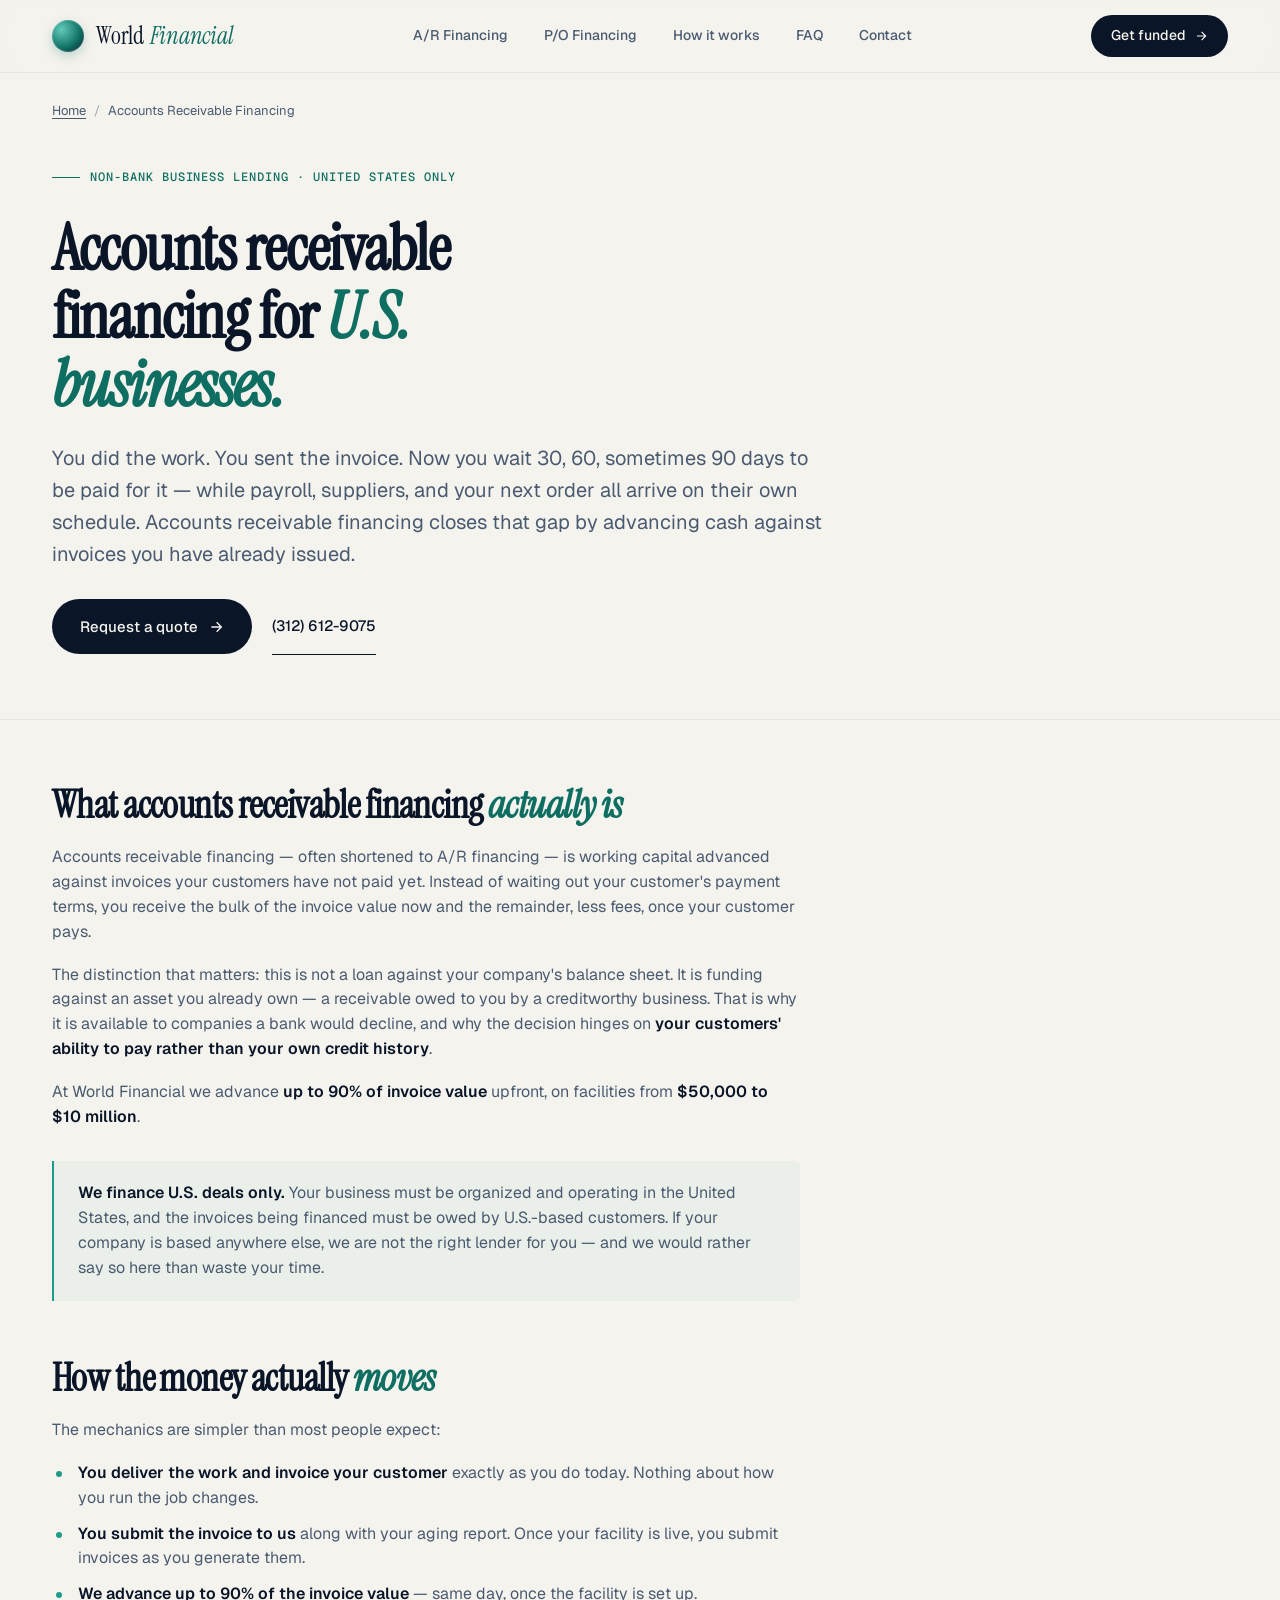
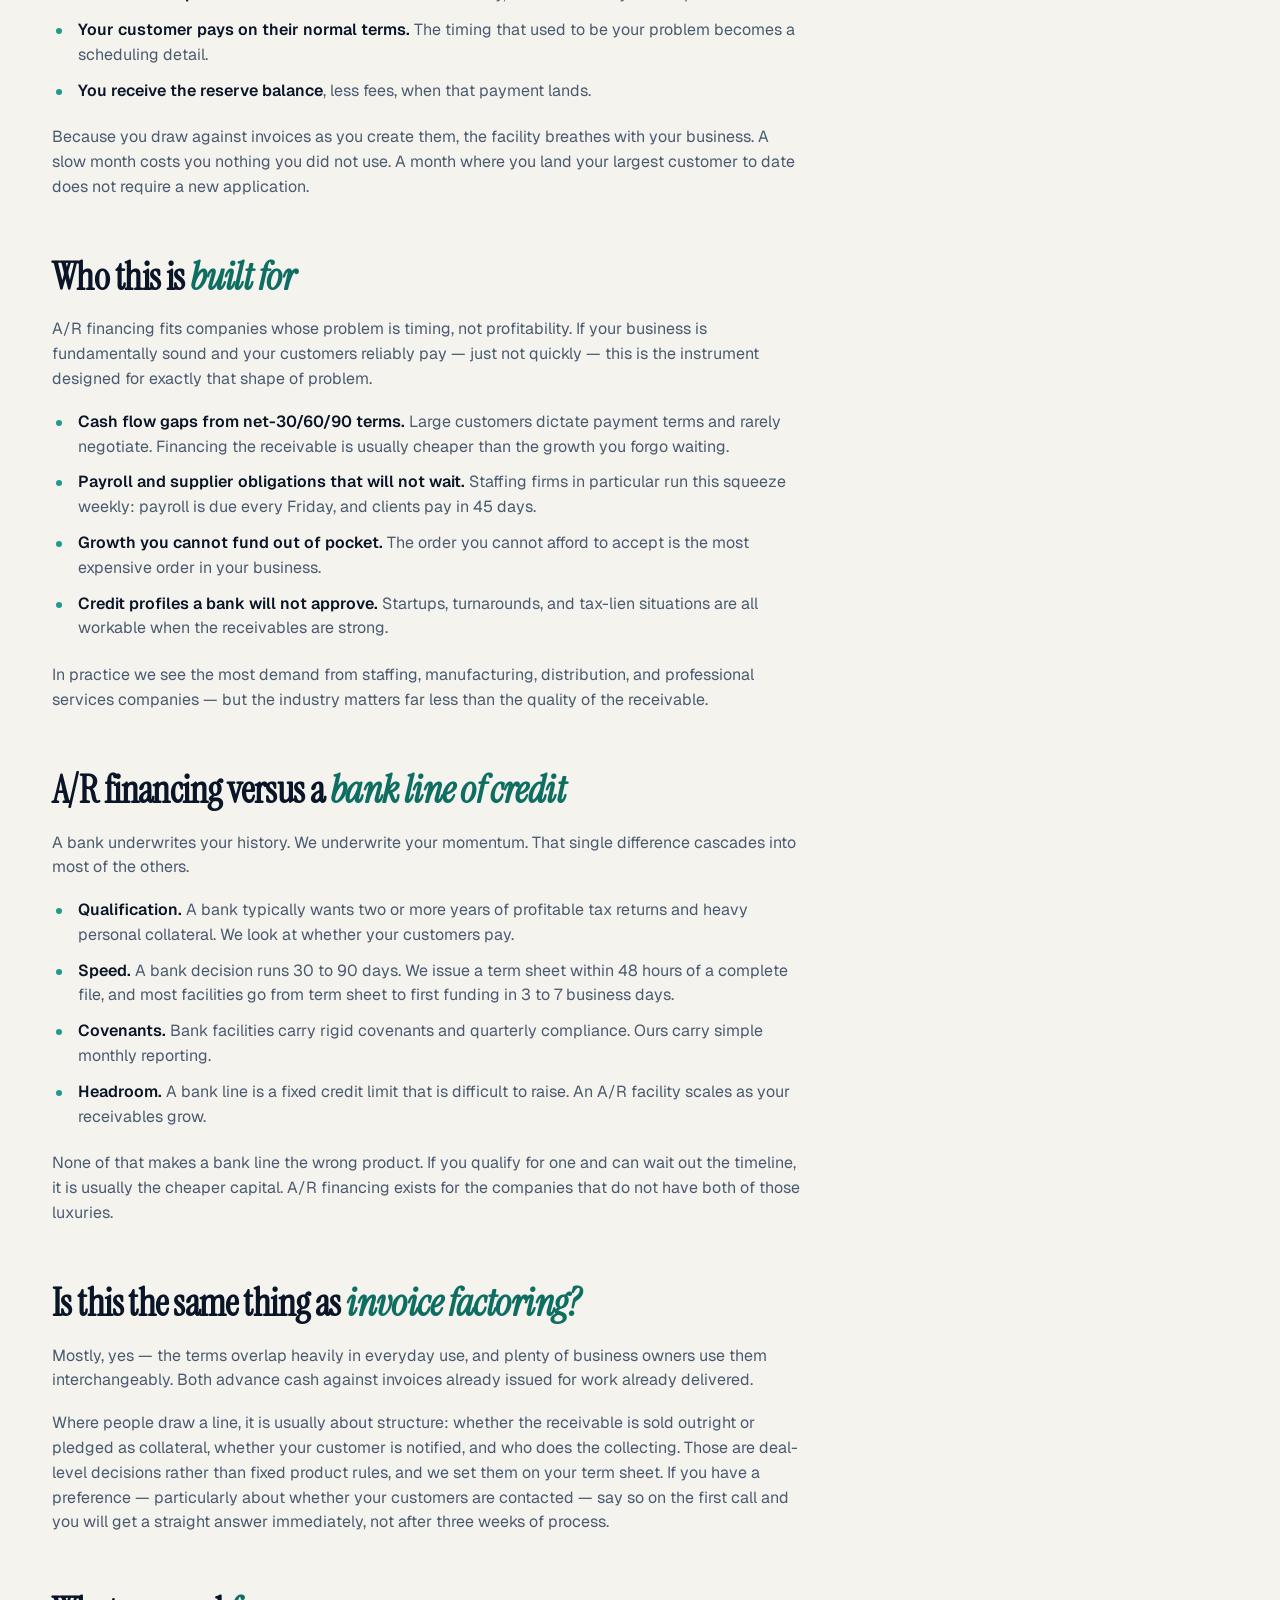
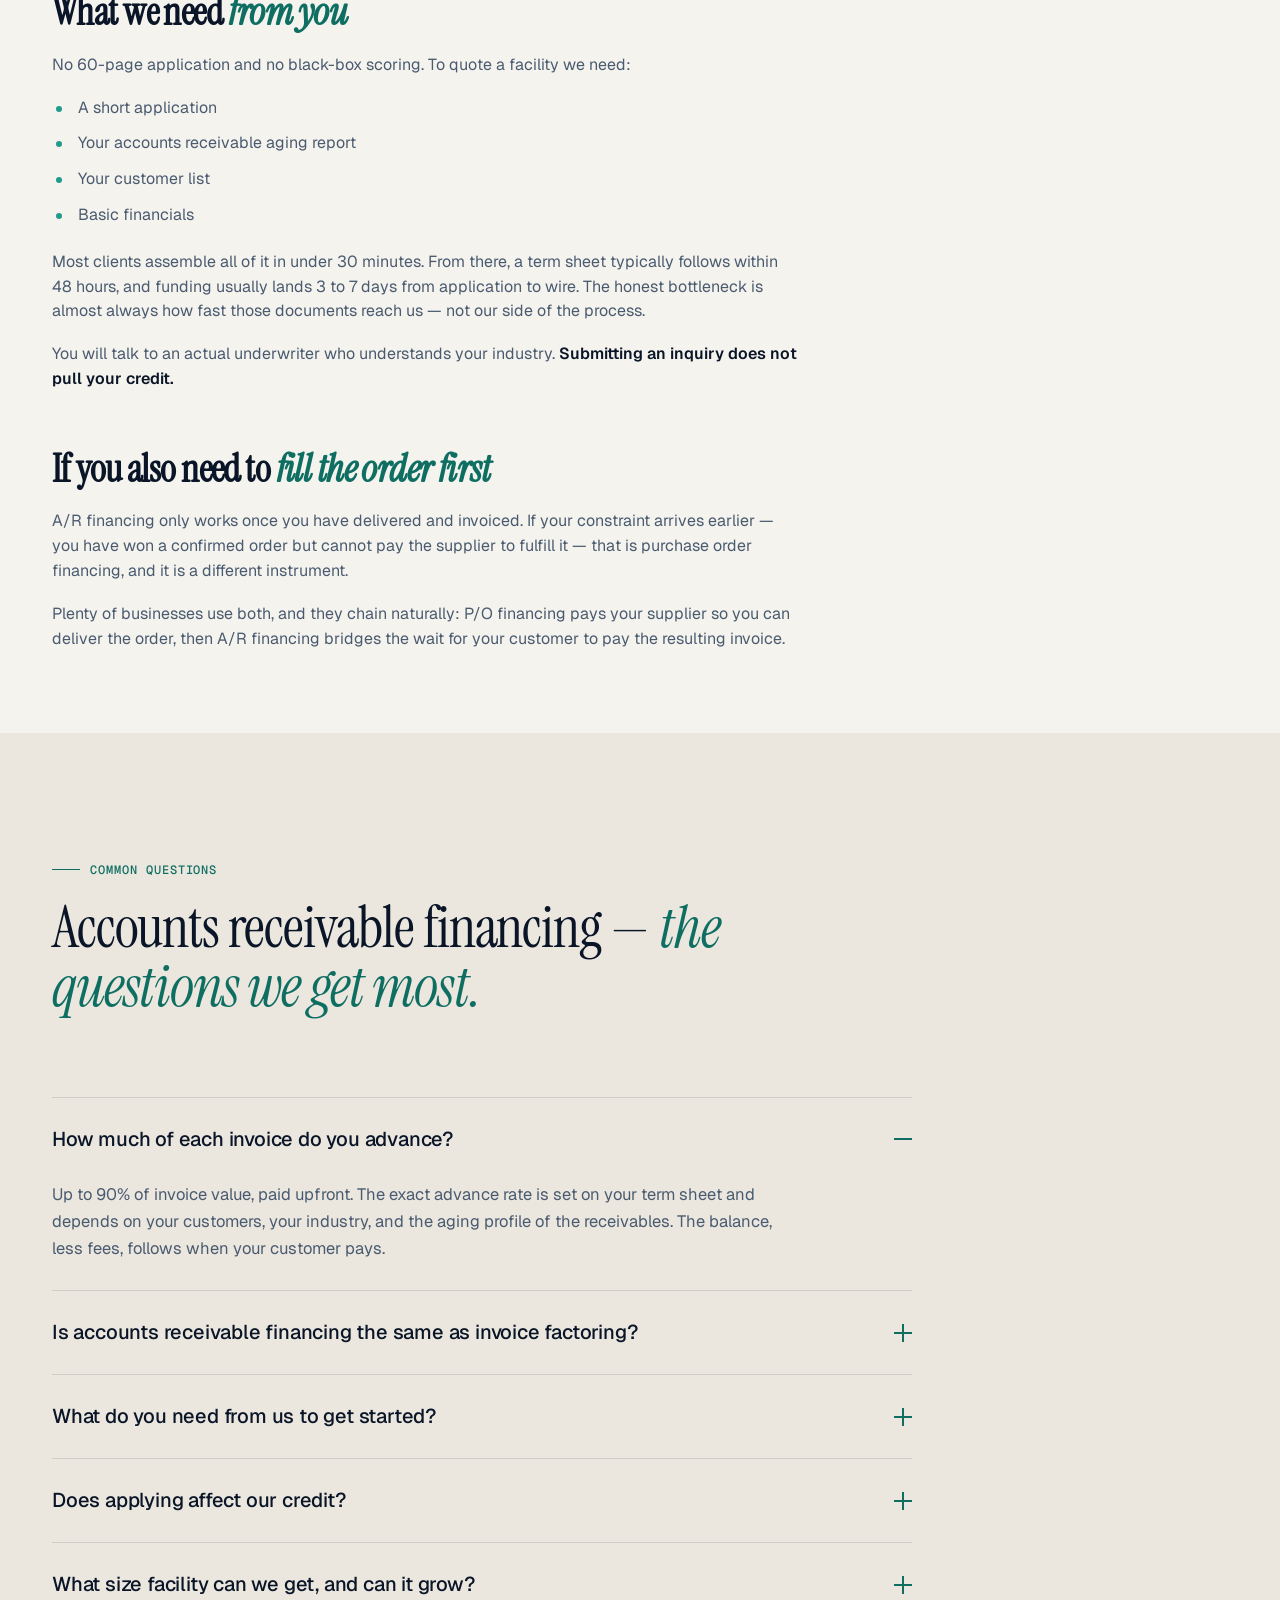
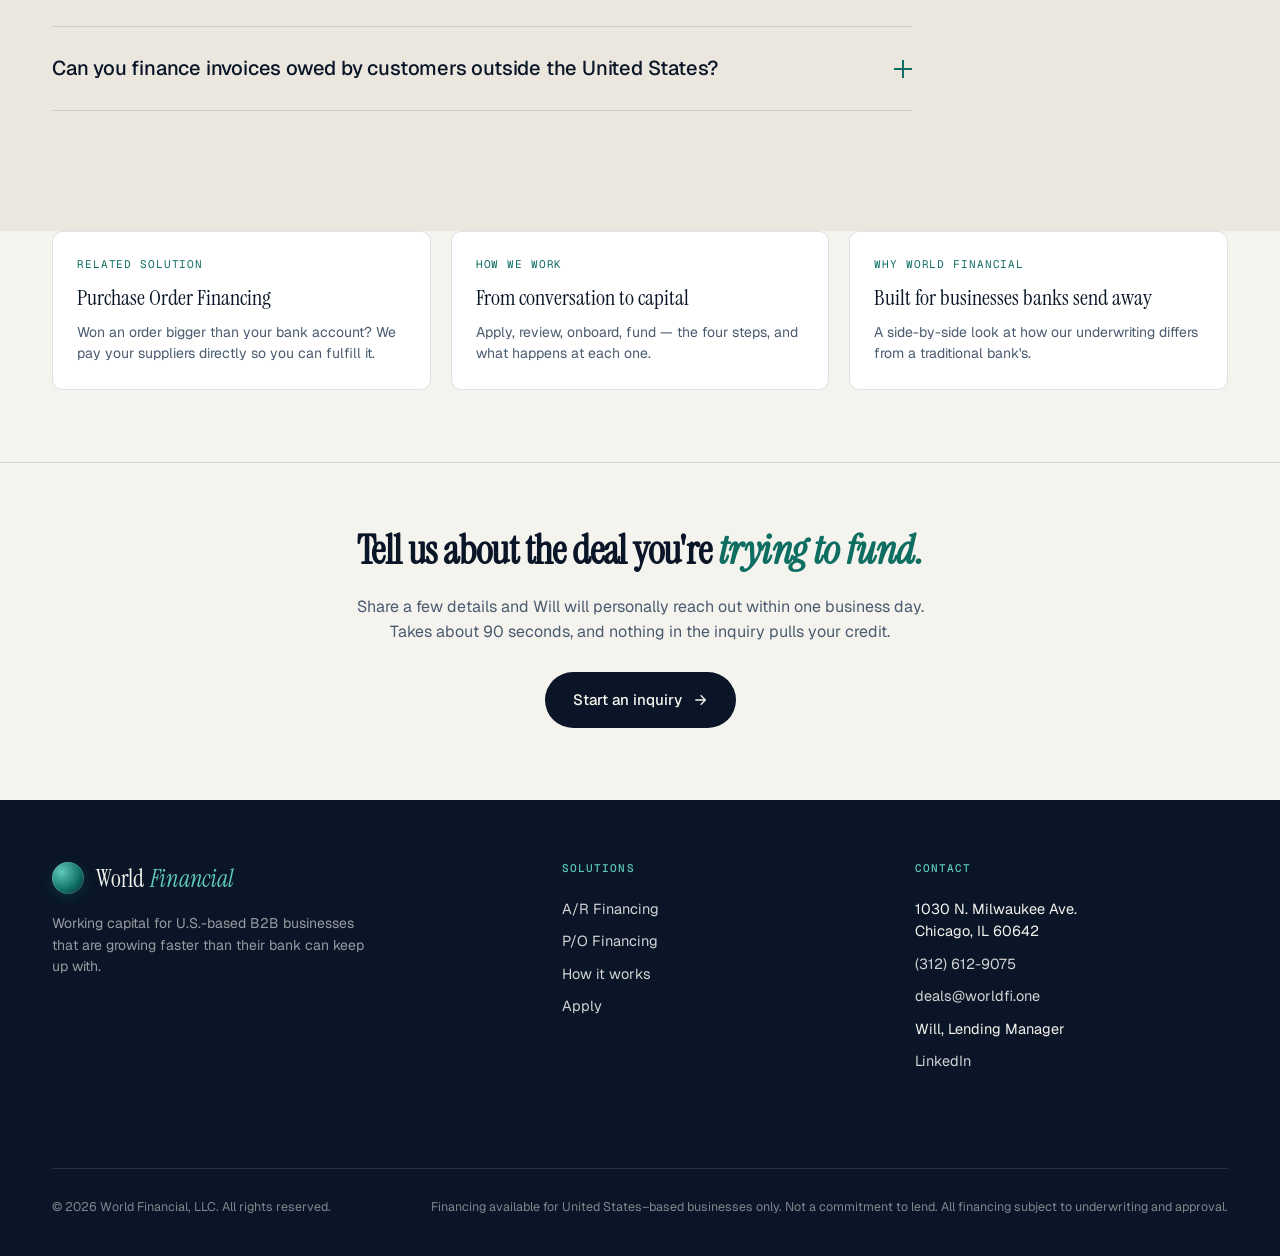
<file: accounts-receivable-financing.html>
<!DOCTYPE html>
<html lang="en">
<head>
<meta charset="UTF-8" />
<meta name="viewport" content="width=device-width, initial-scale=1.0" />
<title>Accounts Receivable Financing for U.S. Businesses | World Financial</title>
<meta name="description" content="Advance up to 90% of your unpaid B2B invoices. Direct lender, term sheet in 48 hours, funding in 3–7 days, lines $50K–$10M. U.S. deals only." />
<link rel="canonical" href="https://www.worldfi.one/accounts-receivable-financing" />
<meta name="robots" content="index, follow, max-snippet:-1, max-image-preview:large" />
<meta name="theme-color" content="#0a1628" />

<meta property="og:type" content="website" />
<meta property="og:site_name" content="World Financial" />
<meta property="og:url" content="https://www.worldfi.one/accounts-receivable-financing" />
<meta property="og:title" content="Accounts Receivable Financing for U.S. Businesses" />
<meta property="og:description" content="Turn unpaid B2B invoices into working capital. Up to 90% advanced, term sheet in 48 hours, funding in 3–7 days. U.S. deals only." />
<meta property="og:image" content="https://www.worldfi.one/og.png" />
<meta property="og:image:secure_url" content="https://www.worldfi.one/og.png" />
<meta property="og:image:type" content="image/png" />
<meta property="og:image:width" content="1200" />
<meta property="og:image:height" content="630" />
<meta property="og:image:alt" content="World Financial — accounts receivable and purchase order financing for U.S. businesses" />
<meta property="og:locale" content="en_US" />

<meta name="twitter:card" content="summary_large_image" />
<meta name="twitter:title" content="Accounts Receivable Financing for U.S. Businesses" />
<meta name="twitter:description" content="Turn unpaid B2B invoices into working capital. Up to 90% advanced, funding in 3–7 days. U.S. deals only." />
<meta name="twitter:image" content="https://www.worldfi.one/og.png" />
<meta name="twitter:image:alt" content="World Financial — accounts receivable and purchase order financing for U.S. businesses" />

<link rel="icon" type="image/svg+xml" href="data:image/svg+xml,%3Csvg xmlns='http://www.w3.org/2000/svg' viewBox='0 0 100 100'%3E%3Cdefs%3E%3CradialGradient id='g' cx='30%25' cy='30%25'%3E%3Cstop offset='0%25' stop-color='%235fcab9'/%3E%3Cstop offset='60%25' stop-color='%230f6e62'/%3E%3Cstop offset='100%25' stop-color='%230a1628'/%3E%3C/radialGradient%3E%3C/defs%3E%3Ccircle cx='50' cy='50' r='46' fill='url(%23g)'/%3E%3Cellipse cx='50' cy='50' rx='46' ry='18' fill='none' stroke='%235fcab9' stroke-width='1.5' opacity='0.6'/%3E%3Cellipse cx='50' cy='50' rx='18' ry='46' fill='none' stroke='%235fcab9' stroke-width='1.5' opacity='0.6'/%3E%3Ccircle cx='50' cy='50' r='46' fill='none' stroke='%235fcab9' stroke-width='1.5' opacity='0.6'/%3E%3C/svg%3E">
<link rel="apple-touch-icon" href="/logo-512.png">
<link rel="preconnect" href="https://fonts.googleapis.com">
<link rel="preconnect" href="https://fonts.gstatic.com" crossorigin>
<link href="https://fonts.googleapis.com/css2?family=Instrument+Serif:ital@0;1&family=Geist:wght@400;500;600;700&family=Geist+Mono:wght@400;500&display=swap" rel="stylesheet">
<link rel="stylesheet" href="/styles.css">

<script type="application/ld+json">
{
  "@context": "https://schema.org",
  "@graph": [
    {
      "@type": "WebPage",
      "@id": "https://www.worldfi.one/accounts-receivable-financing#webpage",
      "url": "https://www.worldfi.one/accounts-receivable-financing",
      "name": "Accounts Receivable Financing for U.S. Businesses",
      "description": "Accounts receivable financing that advances up to 90% of unpaid B2B invoices for U.S.-based businesses.",
      "inLanguage": "en-US",
      "isPartOf": { "@id": "https://www.worldfi.one/#website" },
      "about": { "@id": "https://www.worldfi.one/#org" },
      "breadcrumb": { "@id": "https://www.worldfi.one/accounts-receivable-financing#breadcrumb" }
    },
    {
      "@type": "BreadcrumbList",
      "@id": "https://www.worldfi.one/accounts-receivable-financing#breadcrumb",
      "itemListElement": [
        { "@type": "ListItem", "position": 1, "name": "Home", "item": "https://www.worldfi.one/" },
        { "@type": "ListItem", "position": 2, "name": "Accounts Receivable Financing", "item": "https://www.worldfi.one/accounts-receivable-financing" }
      ]
    },
    {
      "@type": "Service",
      "@id": "https://www.worldfi.one/accounts-receivable-financing#service",
      "name": "Accounts Receivable Financing",
      "serviceType": "Accounts receivable financing",
      "description": "Advance of up to 90% of invoice value against unpaid B2B invoices, for U.S.-based businesses. Facilities from $50,000 to $10 million, with a term sheet typically within 48 hours and funding in 3 to 7 days.",
      "url": "https://www.worldfi.one/accounts-receivable-financing",
      "provider": { "@id": "https://www.worldfi.one/#org" },
      "areaServed": { "@type": "Country", "name": "United States" },
      "audience": { "@type": "BusinessAudience", "name": "U.S.-based B2B businesses" },
      "availableChannel": {
        "@type": "ServiceChannel",
        "serviceUrl": "https://www.worldfi.one/#contact",
        "servicePhone": { "@type": "ContactPoint", "telephone": "+1-312-612-9075" }
      }
    },
    {
      "@type": "FAQPage",
      "@id": "https://www.worldfi.one/accounts-receivable-financing#faq",
      "mainEntity": [
        {
          "@type": "Question",
          "name": "How much of each invoice do you advance?",
          "acceptedAnswer": {
            "@type": "Answer",
            "text": "Up to 90% of invoice value, paid upfront. The exact advance rate is set on your term sheet and depends on your customers, your industry, and the aging profile of the receivables. The balance, less fees, follows when your customer pays."
          }
        },
        {
          "@type": "Question",
          "name": "Is accounts receivable financing the same as invoice factoring?",
          "acceptedAnswer": {
            "@type": "Answer",
            "text": "The terms overlap and are often used interchangeably. Both advance cash against invoices you have already issued. In practice the differences come down to structure — whether the receivable is sold or pledged, whether your customer is notified, and who collects — and those are deal-level decisions we set on the term sheet rather than fixed product rules. Tell us how you want it to work and we will tell you straight away whether we can structure it that way."
          }
        },
        {
          "@type": "Question",
          "name": "What do you need from us to get started?",
          "acceptedAnswer": {
            "@type": "Answer",
            "text": "A short application, your accounts receivable aging report, your customer list, and basic financials. Most clients pull that together in under 30 minutes. The pace of the whole process depends mostly on how quickly you can get us those documents."
          }
        },
        {
          "@type": "Question",
          "name": "Does applying affect our credit?",
          "acceptedAnswer": {
            "@type": "Answer",
            "text": "No. Submitting an inquiry does not pull your credit. Underwriting is based primarily on your customers' credit rather than your tax returns, which is why startups, turnarounds, and tax-lien situations are all workable."
          }
        },
        {
          "@type": "Question",
          "name": "What size facility can we get, and can it grow?",
          "acceptedAnswer": {
            "@type": "Answer",
            "text": "Facilities run from $50,000 to $10 million, right-sized to your receivables. The line scales as your receivables grow, so you are not renegotiating every time you land a bigger customer."
          }
        },
        {
          "@type": "Question",
          "name": "Can you finance invoices owed by customers outside the United States?",
          "acceptedAnswer": {
            "@type": "Answer",
            "text": "No. We finance U.S. deals only. Your business must be organized and operating in the United States, and the invoices being financed must be owed by U.S.-based customers. We are not able to make exceptions."
          }
        }
      ]
    }
  ]
}
</script>
</head>
<body>

<nav class="top">
  <div class="wrap">
    <a href="/" class="brand">
      <span class="brand-mark"></span>
      <span><strong>World</strong> <em>Financial</em></span>
    </a>
    <ul>
      <li><a href="/accounts-receivable-financing">A/R Financing</a></li>
      <li><a href="/purchase-order-financing">P/O Financing</a></li>
      <li><a href="/#process">How it works</a></li>
      <li><a href="/#faq">FAQ</a></li>
      <li><a href="/#contact">Contact</a></li>
    </ul>
    <a href="/#contact" class="cta-pill">
      Get funded
      <svg width="14" height="14" viewBox="0 0 24 24" fill="none" stroke="currentColor" stroke-width="2"><path d="M5 12h14M13 5l7 7-7 7"/></svg>
    </a>
  </div>
</nav>

<div class="wrap">
  <nav class="crumbs" aria-label="Breadcrumb">
    <a href="/">Home</a><span>/</span>Accounts Receivable Financing
  </nav>
</div>

<header class="page-hero">
  <div class="wrap">
    <div class="eyebrow">Non-bank business lending · United States only</div>
    <h1>Accounts receivable financing for <em>U.S. businesses.</em></h1>
    <p class="lede">You did the work. You sent the invoice. Now you wait 30, 60, sometimes 90 days to be paid for it — while payroll, suppliers, and your next order all arrive on their own schedule. Accounts receivable financing closes that gap by advancing cash against invoices you have already issued.</p>
    <div class="hero-actions" style="margin-top: 28px;">
      <a href="/#contact" class="btn-primary">Request a quote <svg width="16" height="16" viewBox="0 0 24 24" fill="none" stroke="currentColor" stroke-width="2"><path d="M5 12h14M13 5l7 7-7 7"/></svg></a>
      <a href="tel:+13126129075" class="btn-ghost">(312) 612-9075</a>
    </div>
  </div>
</header>

<main>
  <div class="wrap">
    <article class="prose">

      <h2>What accounts receivable financing <em>actually is</em></h2>
      <p>Accounts receivable financing — often shortened to A/R financing — is working capital advanced against invoices your customers have not paid yet. Instead of waiting out your customer's payment terms, you receive the bulk of the invoice value now and the remainder, less fees, once your customer pays.</p>
      <p>The distinction that matters: this is not a loan against your company's balance sheet. It is funding against an asset you already own — a receivable owed to you by a creditworthy business. That is why it is available to companies a bank would decline, and why the decision hinges on <strong>your customers' ability to pay rather than your own credit history</strong>.</p>
      <p>At World Financial we advance <strong>up to 90% of invoice value</strong> upfront, on facilities from <strong>$50,000 to $10 million</strong>.</p>

      <div class="callout">
        <p><strong>We finance U.S. deals only.</strong> Your business must be organized and operating in the United States, and the invoices being financed must be owed by U.S.-based customers. If your company is based anywhere else, we are not the right lender for you — and we would rather say so here than waste your time.</p>
      </div>

      <h2>How the money actually <em>moves</em></h2>
      <p>The mechanics are simpler than most people expect:</p>
      <ul>
        <li><strong>You deliver the work and invoice your customer</strong> exactly as you do today. Nothing about how you run the job changes.</li>
        <li><strong>You submit the invoice to us</strong> along with your aging report. Once your facility is live, you submit invoices as you generate them.</li>
        <li><strong>We advance up to 90% of the invoice value</strong> — same day, once the facility is set up.</li>
        <li><strong>Your customer pays on their normal terms.</strong> The timing that used to be your problem becomes a scheduling detail.</li>
        <li><strong>You receive the reserve balance</strong>, less fees, when that payment lands.</li>
      </ul>
      <p>Because you draw against invoices as you create them, the facility breathes with your business. A slow month costs you nothing you did not use. A month where you land your largest customer to date does not require a new application.</p>

      <h2>Who this is <em>built for</em></h2>
      <p>A/R financing fits companies whose problem is timing, not profitability. If your business is fundamentally sound and your customers reliably pay — just not quickly — this is the instrument designed for exactly that shape of problem.</p>
      <ul>
        <li><strong>Cash flow gaps from net-30/60/90 terms.</strong> Large customers dictate payment terms and rarely negotiate. Financing the receivable is usually cheaper than the growth you forgo waiting.</li>
        <li><strong>Payroll and supplier obligations that will not wait.</strong> Staffing firms in particular run this squeeze weekly: payroll is due every Friday, and clients pay in 45 days.</li>
        <li><strong>Growth you cannot fund out of pocket.</strong> The order you cannot afford to accept is the most expensive order in your business.</li>
        <li><strong>Credit profiles a bank will not approve.</strong> Startups, turnarounds, and tax-lien situations are all workable when the receivables are strong.</li>
      </ul>
      <p>In practice we see the most demand from staffing, manufacturing, distribution, and professional services companies — but the industry matters far less than the quality of the receivable.</p>

      <h2>A/R financing versus a <em>bank line of credit</em></h2>
      <p>A bank underwrites your history. We underwrite your momentum. That single difference cascades into most of the others.</p>
      <ul>
        <li><strong>Qualification.</strong> A bank typically wants two or more years of profitable tax returns and heavy personal collateral. We look at whether your customers pay.</li>
        <li><strong>Speed.</strong> A bank decision runs 30 to 90 days. We issue a term sheet within 48 hours of a complete file, and most facilities go from term sheet to first funding in 3 to 7 business days.</li>
        <li><strong>Covenants.</strong> Bank facilities carry rigid covenants and quarterly compliance. Ours carry simple monthly reporting.</li>
        <li><strong>Headroom.</strong> A bank line is a fixed credit limit that is difficult to raise. An A/R facility scales as your receivables grow.</li>
      </ul>
      <p>None of that makes a bank line the wrong product. If you qualify for one and can wait out the timeline, it is usually the cheaper capital. A/R financing exists for the companies that do not have both of those luxuries.</p>

      <h2>Is this the same thing as <em>invoice factoring?</em></h2>
      <p>Mostly, yes — the terms overlap heavily in everyday use, and plenty of business owners use them interchangeably. Both advance cash against invoices already issued for work already delivered.</p>
      <p>Where people draw a line, it is usually about structure: whether the receivable is sold outright or pledged as collateral, whether your customer is notified, and who does the collecting. Those are deal-level decisions rather than fixed product rules, and we set them on your term sheet. If you have a preference — particularly about whether your customers are contacted — say so on the first call and you will get a straight answer immediately, not after three weeks of process.</p>

      <h2>What we need <em>from you</em></h2>
      <p>No 60-page application and no black-box scoring. To quote a facility we need:</p>
      <ul>
        <li>A short application</li>
        <li>Your accounts receivable aging report</li>
        <li>Your customer list</li>
        <li>Basic financials</li>
      </ul>
      <p>Most clients assemble all of it in under 30 minutes. From there, a term sheet typically follows within 48 hours, and funding usually lands 3 to 7 days from application to wire. The honest bottleneck is almost always how fast those documents reach us — not our side of the process.</p>
      <p>You will talk to an actual underwriter who understands your industry. <strong>Submitting an inquiry does not pull your credit.</strong></p>

      <h2>If you also need to <em>fill the order first</em></h2>
      <p>A/R financing only works once you have delivered and invoiced. If your constraint arrives earlier — you have won a confirmed order but cannot pay the supplier to fulfill it — that is <a href="/purchase-order-financing">purchase order financing</a>, and it is a different instrument.</p>
      <p>Plenty of businesses use both, and they chain naturally: P/O financing pays your supplier so you can deliver the order, then A/R financing bridges the wait for your customer to pay the resulting invoice.</p>

    </article>
  </div>

  <section class="block faq-section">
    <div class="wrap">
      <div class="section-head">
        <div class="eyebrow">Common questions</div>
        <h2 class="section-title">Accounts receivable financing &mdash; <em>the questions we get most.</em></h2>
      </div>
      <div class="faq-list">
        <details class="faq-item" open>
          <summary><h3>How much of each invoice do you advance?</h3><span class="faq-toggle" aria-hidden="true"></span></summary>
          <div class="faq-body">
            <p>Up to 90% of invoice value, paid upfront. The exact advance rate is set on your term sheet and depends on your customers, your industry, and the aging profile of the receivables. The balance, less fees, follows when your customer pays.</p>
          </div>
        </details>
        <details class="faq-item">
          <summary><h3>Is accounts receivable financing the same as invoice factoring?</h3><span class="faq-toggle" aria-hidden="true"></span></summary>
          <div class="faq-body">
            <p>The terms overlap and are often used interchangeably. Both advance cash against invoices you have already issued. In practice the differences come down to structure — whether the receivable is sold or pledged, whether your customer is notified, and who collects — and those are deal-level decisions we set on the term sheet rather than fixed product rules. Tell us how you want it to work and we will tell you straight away whether we can structure it that way.</p>
          </div>
        </details>
        <details class="faq-item">
          <summary><h3>What do you need from us to get started?</h3><span class="faq-toggle" aria-hidden="true"></span></summary>
          <div class="faq-body">
            <p>A short application, your accounts receivable aging report, your customer list, and basic financials. Most clients pull that together in under 30 minutes. The pace of the whole process depends mostly on how quickly you can get us those documents.</p>
          </div>
        </details>
        <details class="faq-item">
          <summary><h3>Does applying affect our credit?</h3><span class="faq-toggle" aria-hidden="true"></span></summary>
          <div class="faq-body">
            <p>No. Submitting an inquiry does not pull your credit. Underwriting is based primarily on your customers' credit rather than your tax returns, which is why startups, turnarounds, and tax-lien situations are all workable.</p>
          </div>
        </details>
        <details class="faq-item">
          <summary><h3>What size facility can we get, and can it grow?</h3><span class="faq-toggle" aria-hidden="true"></span></summary>
          <div class="faq-body">
            <p>Facilities run from $50,000 to $10 million, right-sized to your receivables. The line scales as your receivables grow, so you are not renegotiating every time you land a bigger customer.</p>
          </div>
        </details>
        <details class="faq-item">
          <summary><h3>Can you finance invoices owed by customers outside the United States?</h3><span class="faq-toggle" aria-hidden="true"></span></summary>
          <div class="faq-body">
            <p>No. We finance U.S. deals only. Your business must be organized and operating in the United States, and the invoices being financed must be owed by U.S.-based customers. We are not able to make exceptions.</p>
          </div>
        </details>
      </div>
    </div>
  </section>

  <div class="wrap">
    <div class="related">
      <a href="/purchase-order-financing">
        <div class="k">Related solution</div>
        <div class="t">Purchase Order Financing</div>
        <div class="d">Won an order bigger than your bank account? We pay your suppliers directly so you can fulfill it.</div>
      </a>
      <a href="/#process">
        <div class="k">How we work</div>
        <div class="t">From conversation to capital</div>
        <div class="d">Apply, review, onboard, fund — the four steps, and what happens at each one.</div>
      </a>
      <a href="/#compare">
        <div class="k">Why World Financial</div>
        <div class="t">Built for businesses banks send away</div>
        <div class="d">A side-by-side look at how our underwriting differs from a traditional bank's.</div>
      </a>
    </div>
  </div>

  <section class="page-cta">
    <div class="wrap">
      <h2>Tell us about the deal you're <em>trying to fund.</em></h2>
      <p>Share a few details and Will will personally reach out within one business day. Takes about 90 seconds, and nothing in the inquiry pulls your credit.</p>
      <a href="/#contact" class="btn-primary">Start an inquiry <svg width="16" height="16" viewBox="0 0 24 24" fill="none" stroke="currentColor" stroke-width="2"><path d="M5 12h14M13 5l7 7-7 7"/></svg></a>
    </div>
  </section>
</main>

<footer>
  <div class="wrap">
    <div>
      <a href="/" class="brand">
        <span class="brand-mark"></span>
        <span><strong>World</strong> <em>Financial</em></span>
      </a>
      <p class="footer-tag">Working capital for U.S.-based B2B businesses that are growing faster than their bank can keep up with.</p>
    </div>
    <div>
      <h5>Solutions</h5>
      <ul>
        <li><a href="/accounts-receivable-financing">A/R Financing</a></li>
        <li><a href="/purchase-order-financing">P/O Financing</a></li>
        <li><a href="/#process">How it works</a></li>
        <li><a href="/#contact">Apply</a></li>
      </ul>
    </div>
    <div>
      <h5>Contact</h5>
      <ul>
        <li><address style="font-style: normal;">1030 N. Milwaukee Ave.<br>Chicago, IL 60642</address></li>
        <li><a href="tel:+13126129075">(312) 612-9075</a></li>
        <li><a href="mailto:deals@worldfi.one">deals@worldfi.one</a></li>
        <li>Will, Lending Manager</li>
        <li><a href="https://www.linkedin.com/company/worldfi-one/" rel="me noopener" target="_blank">LinkedIn</a></li>
      </ul>
    </div>
    <div class="footer-bottom" style="grid-column: 1 / -1;">
      <div>&copy; <span id="yr"></span> World Financial, LLC. All rights reserved.</div>
      <div>Financing available for United States&ndash;based businesses only. Not a commitment to lend. All financing subject to underwriting and approval.</div>
    </div>
  </div>
</footer>

<script>
  document.getElementById('yr').textContent = new Date().getFullYear();
</script>

</body>
</html>
</file>
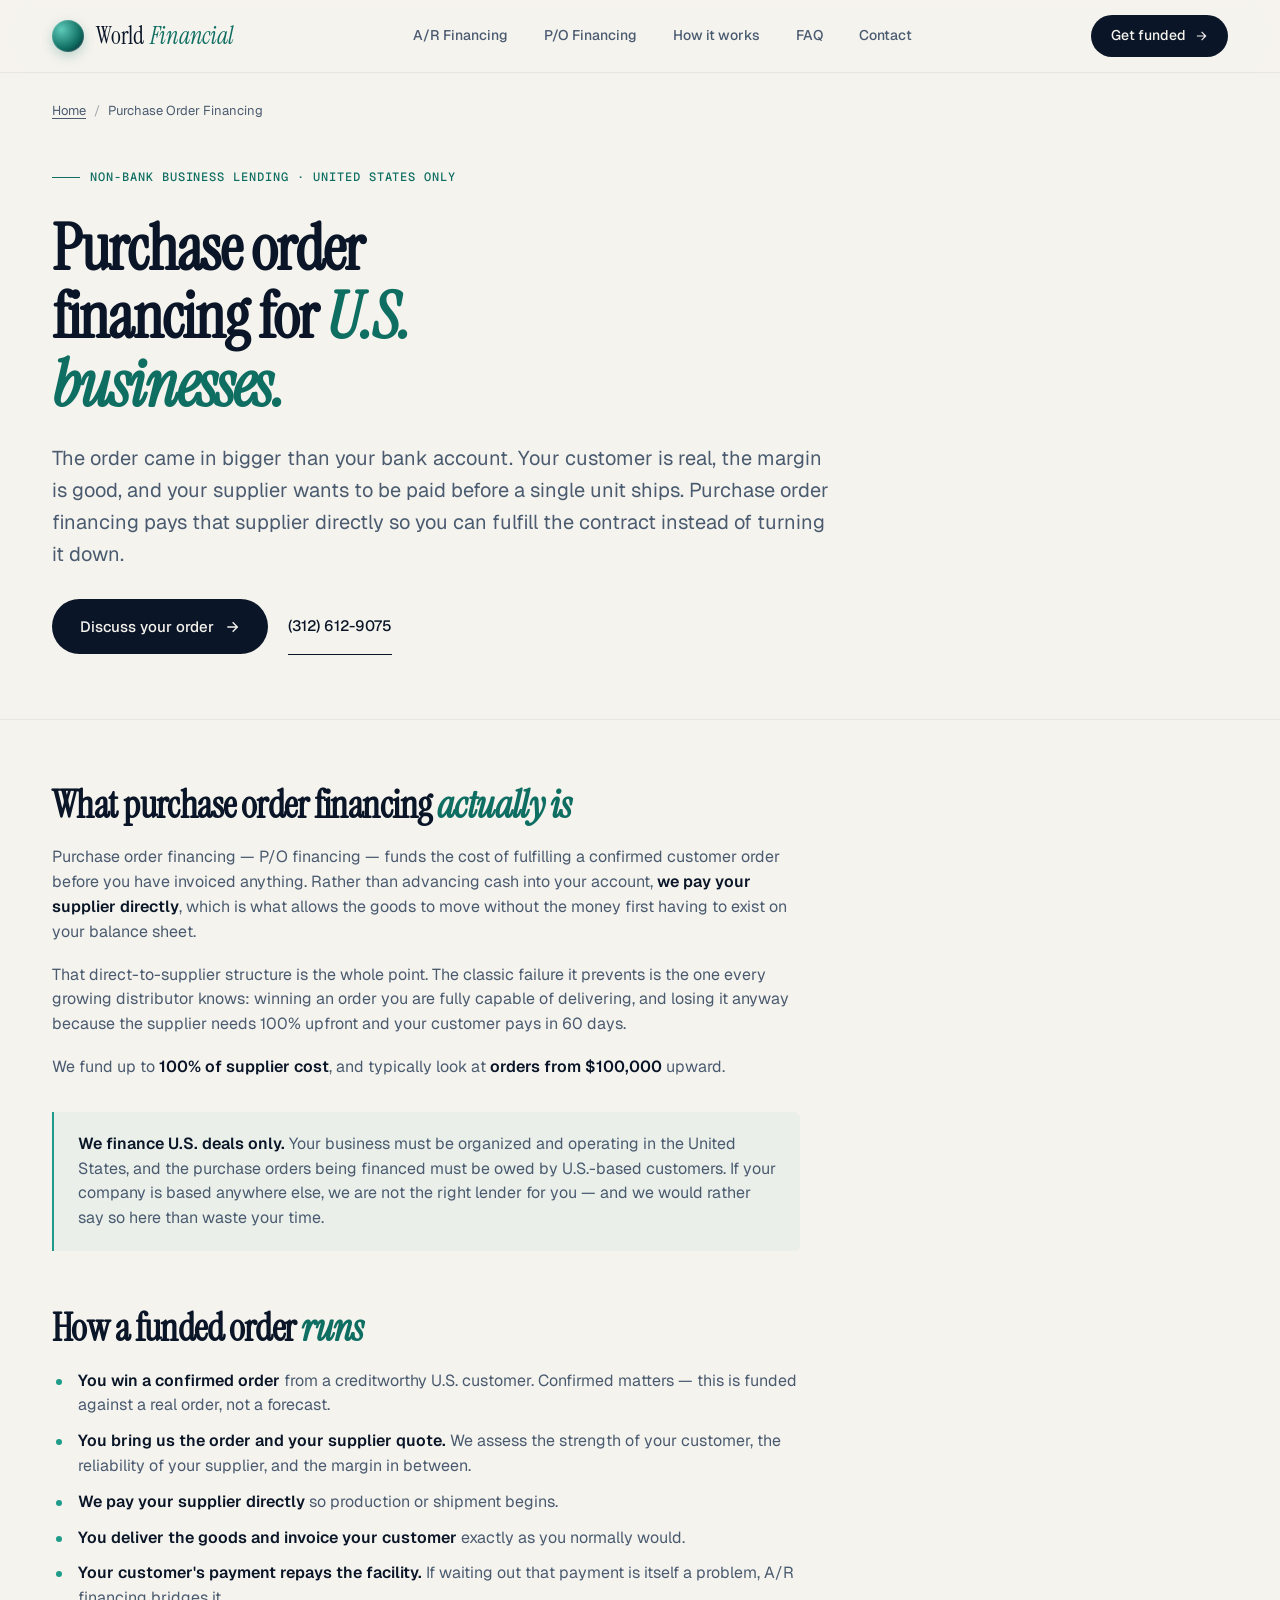
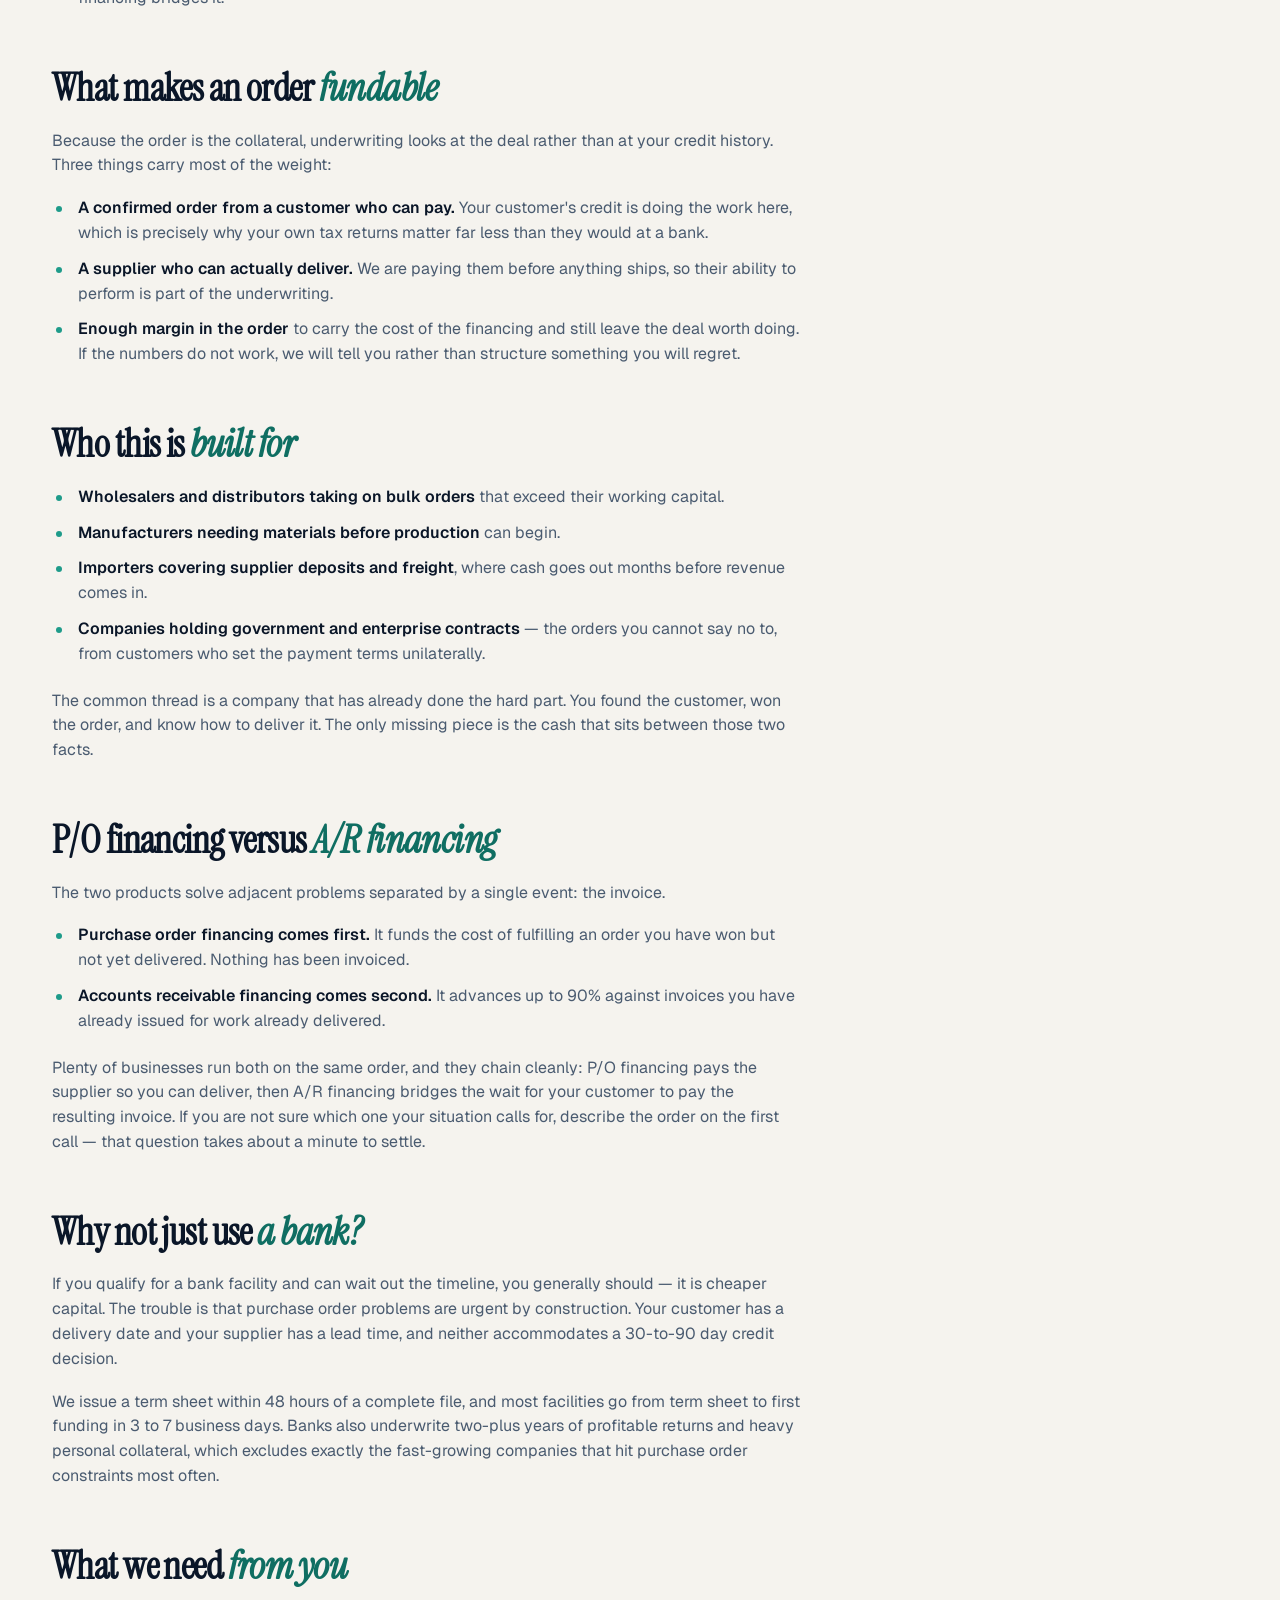
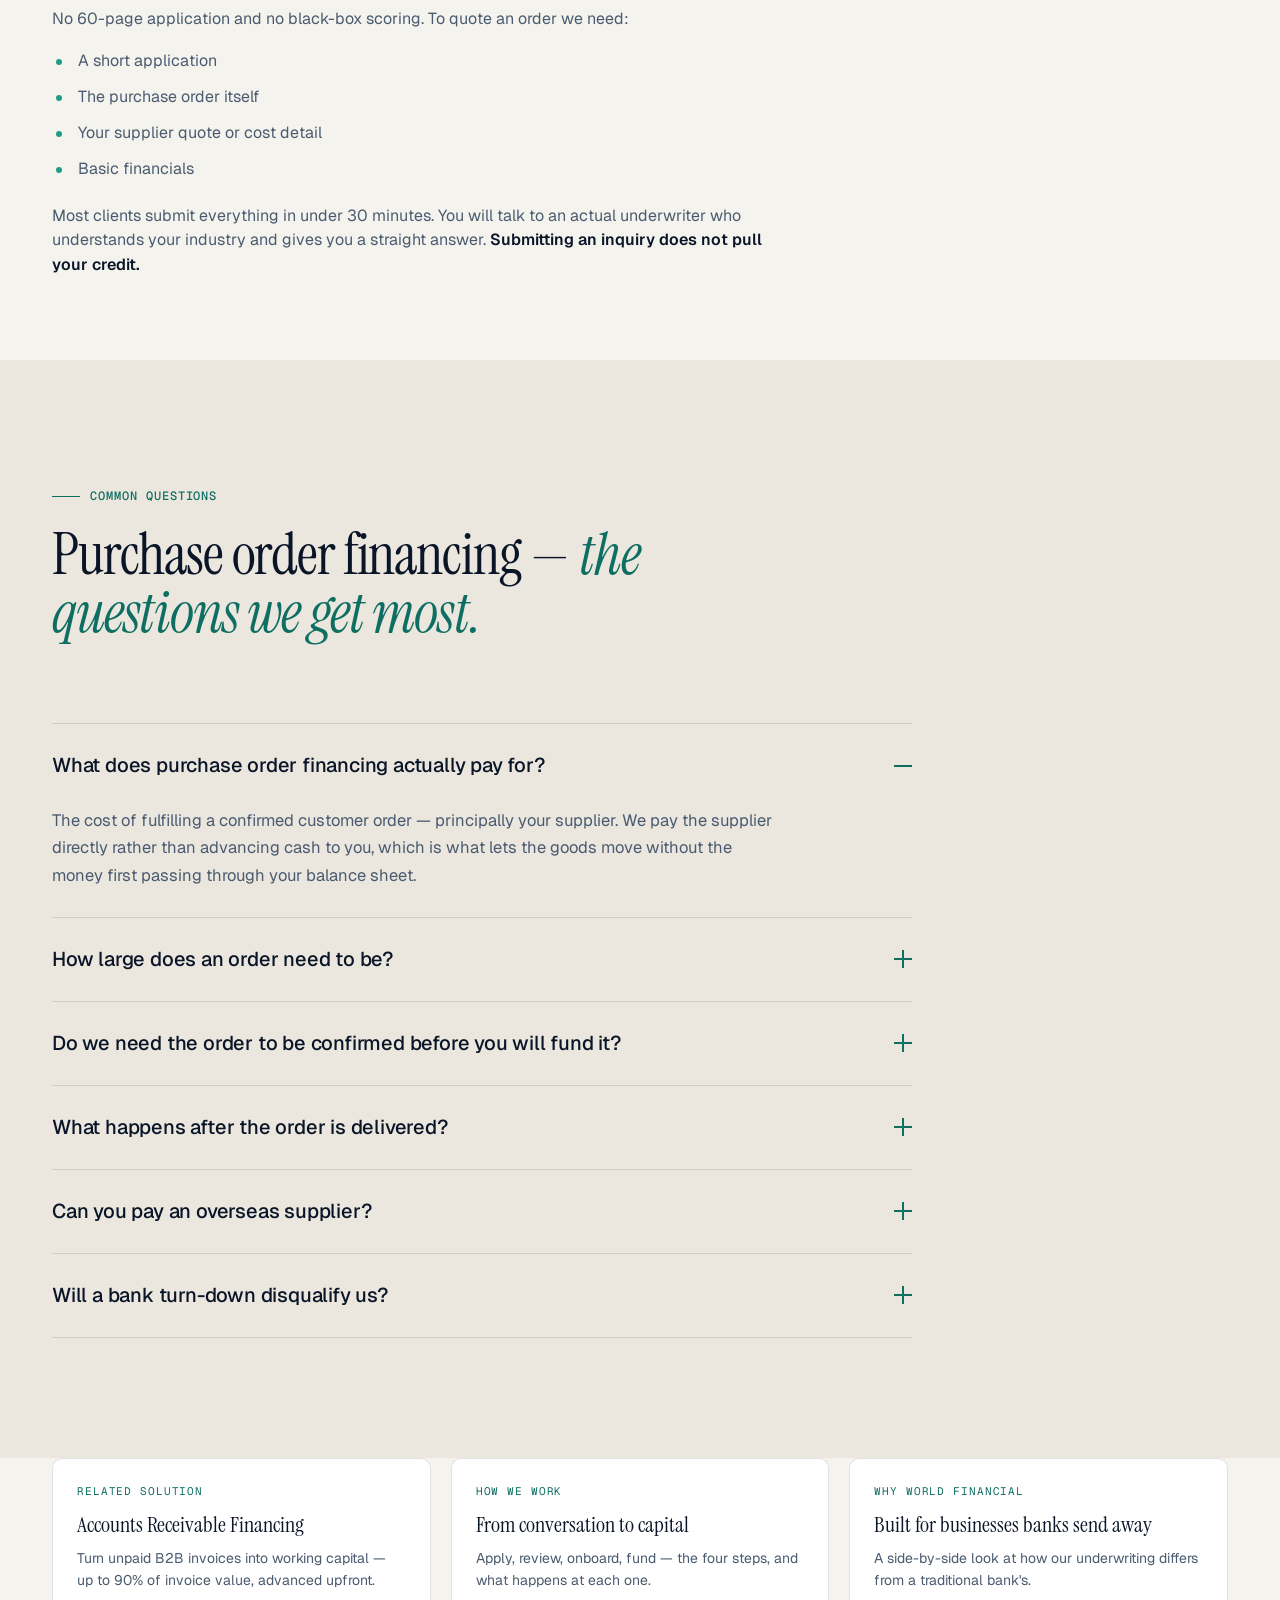
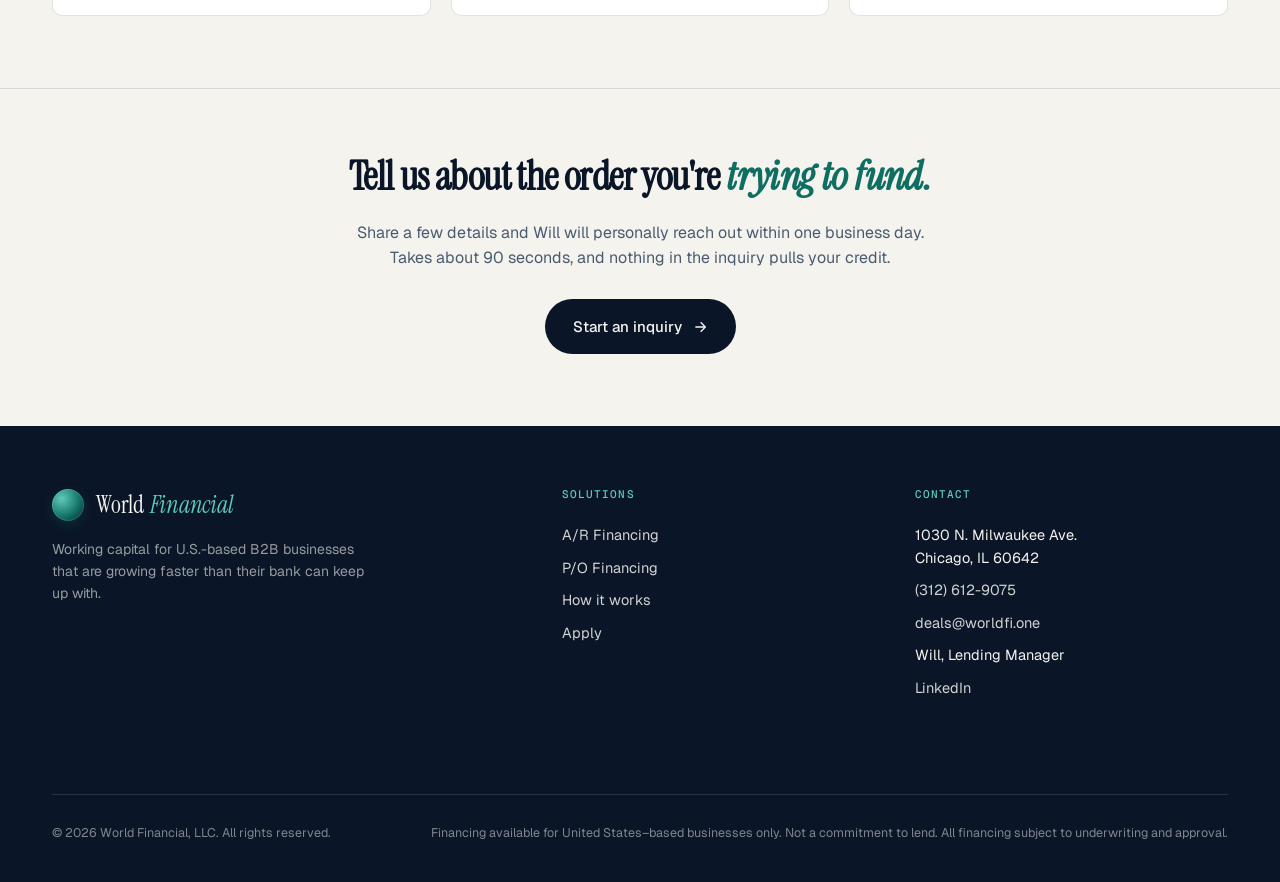
<file: purchase-order-financing.html>
<!DOCTYPE html>
<html lang="en">
<head>
<meta charset="UTF-8" />
<meta name="viewport" content="width=device-width, initial-scale=1.0" />
<title>Purchase Order Financing for U.S. Businesses | World Financial</title>
<meta name="description" content="We pay your suppliers directly so you can fulfill confirmed orders. Direct lender, term sheet in 48 hours, funding in 3–7 days. Orders from $100K. U.S. only." />
<link rel="canonical" href="https://www.worldfi.one/purchase-order-financing" />
<meta name="robots" content="index, follow, max-snippet:-1, max-image-preview:large" />
<meta name="theme-color" content="#0a1628" />

<meta property="og:type" content="website" />
<meta property="og:site_name" content="World Financial" />
<meta property="og:url" content="https://www.worldfi.one/purchase-order-financing" />
<meta property="og:title" content="Purchase Order Financing for U.S. Businesses" />
<meta property="og:description" content="Won an order bigger than your bank account? We pay your suppliers directly so you can fulfill the contract. Term sheet in 48 hours. U.S. deals only." />
<meta property="og:image" content="https://www.worldfi.one/og.png" />
<meta property="og:image:secure_url" content="https://www.worldfi.one/og.png" />
<meta property="og:image:type" content="image/png" />
<meta property="og:image:width" content="1200" />
<meta property="og:image:height" content="630" />
<meta property="og:image:alt" content="World Financial — accounts receivable and purchase order financing for U.S. businesses" />
<meta property="og:locale" content="en_US" />

<meta name="twitter:card" content="summary_large_image" />
<meta name="twitter:title" content="Purchase Order Financing for U.S. Businesses" />
<meta name="twitter:description" content="Won an order bigger than your bank account? We pay your suppliers directly so you can fulfill it. U.S. deals only." />
<meta name="twitter:image" content="https://www.worldfi.one/og.png" />
<meta name="twitter:image:alt" content="World Financial — accounts receivable and purchase order financing for U.S. businesses" />

<link rel="icon" type="image/svg+xml" href="data:image/svg+xml,%3Csvg xmlns='http://www.w3.org/2000/svg' viewBox='0 0 100 100'%3E%3Cdefs%3E%3CradialGradient id='g' cx='30%25' cy='30%25'%3E%3Cstop offset='0%25' stop-color='%235fcab9'/%3E%3Cstop offset='60%25' stop-color='%230f6e62'/%3E%3Cstop offset='100%25' stop-color='%230a1628'/%3E%3C/radialGradient%3E%3C/defs%3E%3Ccircle cx='50' cy='50' r='46' fill='url(%23g)'/%3E%3Cellipse cx='50' cy='50' rx='46' ry='18' fill='none' stroke='%235fcab9' stroke-width='1.5' opacity='0.6'/%3E%3Cellipse cx='50' cy='50' rx='18' ry='46' fill='none' stroke='%235fcab9' stroke-width='1.5' opacity='0.6'/%3E%3Ccircle cx='50' cy='50' r='46' fill='none' stroke='%235fcab9' stroke-width='1.5' opacity='0.6'/%3E%3C/svg%3E">
<link rel="apple-touch-icon" href="/logo-512.png">
<link rel="preconnect" href="https://fonts.googleapis.com">
<link rel="preconnect" href="https://fonts.gstatic.com" crossorigin>
<link href="https://fonts.googleapis.com/css2?family=Instrument+Serif:ital@0;1&family=Geist:wght@400;500;600;700&family=Geist+Mono:wght@400;500&display=swap" rel="stylesheet">
<link rel="stylesheet" href="/styles.css">

<script type="application/ld+json">
{
  "@context": "https://schema.org",
  "@graph": [
    {
      "@type": "WebPage",
      "@id": "https://www.worldfi.one/purchase-order-financing#webpage",
      "url": "https://www.worldfi.one/purchase-order-financing",
      "name": "Purchase Order Financing for U.S. Businesses",
      "description": "Purchase order financing that pays suppliers directly so U.S.-based businesses can fulfill confirmed customer orders.",
      "inLanguage": "en-US",
      "isPartOf": { "@id": "https://www.worldfi.one/#website" },
      "about": { "@id": "https://www.worldfi.one/#org" },
      "breadcrumb": { "@id": "https://www.worldfi.one/purchase-order-financing#breadcrumb" }
    },
    {
      "@type": "BreadcrumbList",
      "@id": "https://www.worldfi.one/purchase-order-financing#breadcrumb",
      "itemListElement": [
        { "@type": "ListItem", "position": 1, "name": "Home", "item": "https://www.worldfi.one/" },
        { "@type": "ListItem", "position": 2, "name": "Purchase Order Financing", "item": "https://www.worldfi.one/purchase-order-financing" }
      ]
    },
    {
      "@type": "Service",
      "@id": "https://www.worldfi.one/purchase-order-financing#service",
      "name": "Purchase Order Financing",
      "serviceType": "Purchase order financing",
      "description": "Funding to pay suppliers and fulfill confirmed customer orders, for U.S.-based businesses. Typically used on orders from $100,000, with a term sheet within 48 hours and funding in 3 to 7 days.",
      "url": "https://www.worldfi.one/purchase-order-financing",
      "provider": { "@id": "https://www.worldfi.one/#org" },
      "areaServed": { "@type": "Country", "name": "United States" },
      "audience": { "@type": "BusinessAudience", "name": "U.S.-based wholesalers, distributors, manufacturers and importers" },
      "availableChannel": {
        "@type": "ServiceChannel",
        "serviceUrl": "https://www.worldfi.one/#contact",
        "servicePhone": { "@type": "ContactPoint", "telephone": "+1-312-612-9075" }
      }
    },
    {
      "@type": "FAQPage",
      "@id": "https://www.worldfi.one/purchase-order-financing#faq",
      "mainEntity": [
        {
          "@type": "Question",
          "name": "What does purchase order financing actually pay for?",
          "acceptedAnswer": {
            "@type": "Answer",
            "text": "The cost of fulfilling a confirmed customer order — principally your supplier. We pay the supplier directly rather than advancing cash to you, which is what lets the goods move without the money first passing through your balance sheet."
          }
        },
        {
          "@type": "Question",
          "name": "How large does an order need to be?",
          "acceptedAnswer": {
            "@type": "Answer",
            "text": "We typically look at orders from $100,000 upward. Below that, the diligence involved in verifying the order, the supplier, and the end customer rarely makes sense for either side, and accounts receivable financing is usually the better fit."
          }
        },
        {
          "@type": "Question",
          "name": "Do we need the order to be confirmed before you will fund it?",
          "acceptedAnswer": {
            "@type": "Answer",
            "text": "Yes. Purchase order financing is funded against a confirmed customer order, not a forecast or a likely deal. The order is the collateral, so it has to be real and it has to be from a customer whose credit supports it."
          }
        },
        {
          "@type": "Question",
          "name": "What happens after the order is delivered?",
          "acceptedAnswer": {
            "@type": "Answer",
            "text": "You invoice your customer as normal, and that invoice repays the purchase order facility when it is paid. Many clients then bridge the wait for that payment with accounts receivable financing, so the two products chain together across a single order."
          }
        },
        {
          "@type": "Question",
          "name": "Can you pay an overseas supplier?",
          "acceptedAnswer": {
            "@type": "Answer",
            "text": "Importers covering supplier deposits and freight are a core use case. The requirement that does not move is on your side of the deal: your business must be U.S.-based and your customer must be U.S.-based. Where your supplier sits is a diligence question we work through on the specific deal."
          }
        },
        {
          "@type": "Question",
          "name": "Will a bank turn-down disqualify us?",
          "acceptedAnswer": {
            "@type": "Answer",
            "text": "No — bank turn-downs are a large part of what we fund. Underwriting weighs the strength of your customer and the structure of the order rather than your tax returns, so startups, turnarounds, and tax-lien situations are all workable. Submitting an inquiry does not pull your credit."
          }
        }
      ]
    }
  ]
}
</script>
</head>
<body>

<nav class="top">
  <div class="wrap">
    <a href="/" class="brand">
      <span class="brand-mark"></span>
      <span><strong>World</strong> <em>Financial</em></span>
    </a>
    <ul>
      <li><a href="/accounts-receivable-financing">A/R Financing</a></li>
      <li><a href="/purchase-order-financing">P/O Financing</a></li>
      <li><a href="/#process">How it works</a></li>
      <li><a href="/#faq">FAQ</a></li>
      <li><a href="/#contact">Contact</a></li>
    </ul>
    <a href="/#contact" class="cta-pill">
      Get funded
      <svg width="14" height="14" viewBox="0 0 24 24" fill="none" stroke="currentColor" stroke-width="2"><path d="M5 12h14M13 5l7 7-7 7"/></svg>
    </a>
  </div>
</nav>

<div class="wrap">
  <nav class="crumbs" aria-label="Breadcrumb">
    <a href="/">Home</a><span>/</span>Purchase Order Financing
  </nav>
</div>

<header class="page-hero">
  <div class="wrap">
    <div class="eyebrow">Non-bank business lending · United States only</div>
    <h1>Purchase order financing for <em>U.S. businesses.</em></h1>
    <p class="lede">The order came in bigger than your bank account. Your customer is real, the margin is good, and your supplier wants to be paid before a single unit ships. Purchase order financing pays that supplier directly so you can fulfill the contract instead of turning it down.</p>
    <div class="hero-actions" style="margin-top: 28px;">
      <a href="/#contact" class="btn-primary">Discuss your order <svg width="16" height="16" viewBox="0 0 24 24" fill="none" stroke="currentColor" stroke-width="2"><path d="M5 12h14M13 5l7 7-7 7"/></svg></a>
      <a href="tel:+13126129075" class="btn-ghost">(312) 612-9075</a>
    </div>
  </div>
</header>

<main>
  <div class="wrap">
    <article class="prose">

      <h2>What purchase order financing <em>actually is</em></h2>
      <p>Purchase order financing — P/O financing — funds the cost of fulfilling a confirmed customer order before you have invoiced anything. Rather than advancing cash into your account, <strong>we pay your supplier directly</strong>, which is what allows the goods to move without the money first having to exist on your balance sheet.</p>
      <p>That direct-to-supplier structure is the whole point. The classic failure it prevents is the one every growing distributor knows: winning an order you are fully capable of delivering, and losing it anyway because the supplier needs 100% upfront and your customer pays in 60 days.</p>
      <p>We fund up to <strong>100% of supplier cost</strong>, and typically look at <strong>orders from $100,000</strong> upward.</p>

      <div class="callout">
        <p><strong>We finance U.S. deals only.</strong> Your business must be organized and operating in the United States, and the purchase orders being financed must be owed by U.S.-based customers. If your company is based anywhere else, we are not the right lender for you — and we would rather say so here than waste your time.</p>
      </div>

      <h2>How a funded order <em>runs</em></h2>
      <ul>
        <li><strong>You win a confirmed order</strong> from a creditworthy U.S. customer. Confirmed matters — this is funded against a real order, not a forecast.</li>
        <li><strong>You bring us the order and your supplier quote.</strong> We assess the strength of your customer, the reliability of your supplier, and the margin in between.</li>
        <li><strong>We pay your supplier directly</strong> so production or shipment begins.</li>
        <li><strong>You deliver the goods and invoice your customer</strong> exactly as you normally would.</li>
        <li><strong>Your customer's payment repays the facility.</strong> If waiting out that payment is itself a problem, <a href="/accounts-receivable-financing">A/R financing</a> bridges it.</li>
      </ul>

      <h2>What makes an order <em>fundable</em></h2>
      <p>Because the order is the collateral, underwriting looks at the deal rather than at your credit history. Three things carry most of the weight:</p>
      <ul>
        <li><strong>A confirmed order from a customer who can pay.</strong> Your customer's credit is doing the work here, which is precisely why your own tax returns matter far less than they would at a bank.</li>
        <li><strong>A supplier who can actually deliver.</strong> We are paying them before anything ships, so their ability to perform is part of the underwriting.</li>
        <li><strong>Enough margin in the order</strong> to carry the cost of the financing and still leave the deal worth doing. If the numbers do not work, we will tell you rather than structure something you will regret.</li>
      </ul>

      <h2>Who this is <em>built for</em></h2>
      <ul>
        <li><strong>Wholesalers and distributors taking on bulk orders</strong> that exceed their working capital.</li>
        <li><strong>Manufacturers needing materials before production</strong> can begin.</li>
        <li><strong>Importers covering supplier deposits and freight</strong>, where cash goes out months before revenue comes in.</li>
        <li><strong>Companies holding government and enterprise contracts</strong> — the orders you cannot say no to, from customers who set the payment terms unilaterally.</li>
      </ul>
      <p>The common thread is a company that has already done the hard part. You found the customer, won the order, and know how to deliver it. The only missing piece is the cash that sits between those two facts.</p>

      <h2>P/O financing versus <em>A/R financing</em></h2>
      <p>The two products solve adjacent problems separated by a single event: the invoice.</p>
      <ul>
        <li><strong>Purchase order financing comes first.</strong> It funds the cost of fulfilling an order you have won but not yet delivered. Nothing has been invoiced.</li>
        <li><strong><a href="/accounts-receivable-financing">Accounts receivable financing</a> comes second.</strong> It advances up to 90% against invoices you have already issued for work already delivered.</li>
      </ul>
      <p>Plenty of businesses run both on the same order, and they chain cleanly: P/O financing pays the supplier so you can deliver, then A/R financing bridges the wait for your customer to pay the resulting invoice. If you are not sure which one your situation calls for, describe the order on the first call — that question takes about a minute to settle.</p>

      <h2>Why not just use <em>a bank?</em></h2>
      <p>If you qualify for a bank facility and can wait out the timeline, you generally should — it is cheaper capital. The trouble is that purchase order problems are urgent by construction. Your customer has a delivery date and your supplier has a lead time, and neither accommodates a 30-to-90 day credit decision.</p>
      <p>We issue a term sheet within 48 hours of a complete file, and most facilities go from term sheet to first funding in 3 to 7 business days. Banks also underwrite two-plus years of profitable returns and heavy personal collateral, which excludes exactly the fast-growing companies that hit purchase order constraints most often.</p>

      <h2>What we need <em>from you</em></h2>
      <p>No 60-page application and no black-box scoring. To quote an order we need:</p>
      <ul>
        <li>A short application</li>
        <li>The purchase order itself</li>
        <li>Your supplier quote or cost detail</li>
        <li>Basic financials</li>
      </ul>
      <p>Most clients submit everything in under 30 minutes. You will talk to an actual underwriter who understands your industry and gives you a straight answer. <strong>Submitting an inquiry does not pull your credit.</strong></p>

    </article>
  </div>

  <section class="block faq-section">
    <div class="wrap">
      <div class="section-head">
        <div class="eyebrow">Common questions</div>
        <h2 class="section-title">Purchase order financing &mdash; <em>the questions we get most.</em></h2>
      </div>
      <div class="faq-list">
        <details class="faq-item" open>
          <summary><h3>What does purchase order financing actually pay for?</h3><span class="faq-toggle" aria-hidden="true"></span></summary>
          <div class="faq-body">
            <p>The cost of fulfilling a confirmed customer order — principally your supplier. We pay the supplier directly rather than advancing cash to you, which is what lets the goods move without the money first passing through your balance sheet.</p>
          </div>
        </details>
        <details class="faq-item">
          <summary><h3>How large does an order need to be?</h3><span class="faq-toggle" aria-hidden="true"></span></summary>
          <div class="faq-body">
            <p>We typically look at orders from $100,000 upward. Below that, the diligence involved in verifying the order, the supplier, and the end customer rarely makes sense for either side, and accounts receivable financing is usually the better fit.</p>
          </div>
        </details>
        <details class="faq-item">
          <summary><h3>Do we need the order to be confirmed before you will fund it?</h3><span class="faq-toggle" aria-hidden="true"></span></summary>
          <div class="faq-body">
            <p>Yes. Purchase order financing is funded against a confirmed customer order, not a forecast or a likely deal. The order is the collateral, so it has to be real and it has to be from a customer whose credit supports it.</p>
          </div>
        </details>
        <details class="faq-item">
          <summary><h3>What happens after the order is delivered?</h3><span class="faq-toggle" aria-hidden="true"></span></summary>
          <div class="faq-body">
            <p>You invoice your customer as normal, and that invoice repays the purchase order facility when it is paid. Many clients then bridge the wait for that payment with accounts receivable financing, so the two products chain together across a single order.</p>
          </div>
        </details>
        <details class="faq-item">
          <summary><h3>Can you pay an overseas supplier?</h3><span class="faq-toggle" aria-hidden="true"></span></summary>
          <div class="faq-body">
            <p>Importers covering supplier deposits and freight are a core use case. The requirement that does not move is on your side of the deal: your business must be U.S.-based and your customer must be U.S.-based. Where your supplier sits is a diligence question we work through on the specific deal.</p>
          </div>
        </details>
        <details class="faq-item">
          <summary><h3>Will a bank turn-down disqualify us?</h3><span class="faq-toggle" aria-hidden="true"></span></summary>
          <div class="faq-body">
            <p>No — bank turn-downs are a large part of what we fund. Underwriting weighs the strength of your customer and the structure of the order rather than your tax returns, so startups, turnarounds, and tax-lien situations are all workable. Submitting an inquiry does not pull your credit.</p>
          </div>
        </details>
      </div>
    </div>
  </section>

  <div class="wrap">
    <div class="related">
      <a href="/accounts-receivable-financing">
        <div class="k">Related solution</div>
        <div class="t">Accounts Receivable Financing</div>
        <div class="d">Turn unpaid B2B invoices into working capital — up to 90% of invoice value, advanced upfront.</div>
      </a>
      <a href="/#process">
        <div class="k">How we work</div>
        <div class="t">From conversation to capital</div>
        <div class="d">Apply, review, onboard, fund — the four steps, and what happens at each one.</div>
      </a>
      <a href="/#compare">
        <div class="k">Why World Financial</div>
        <div class="t">Built for businesses banks send away</div>
        <div class="d">A side-by-side look at how our underwriting differs from a traditional bank's.</div>
      </a>
    </div>
  </div>

  <section class="page-cta">
    <div class="wrap">
      <h2>Tell us about the order you're <em>trying to fund.</em></h2>
      <p>Share a few details and Will will personally reach out within one business day. Takes about 90 seconds, and nothing in the inquiry pulls your credit.</p>
      <a href="/#contact" class="btn-primary">Start an inquiry <svg width="16" height="16" viewBox="0 0 24 24" fill="none" stroke="currentColor" stroke-width="2"><path d="M5 12h14M13 5l7 7-7 7"/></svg></a>
    </div>
  </section>
</main>

<footer>
  <div class="wrap">
    <div>
      <a href="/" class="brand">
        <span class="brand-mark"></span>
        <span><strong>World</strong> <em>Financial</em></span>
      </a>
      <p class="footer-tag">Working capital for U.S.-based B2B businesses that are growing faster than their bank can keep up with.</p>
    </div>
    <div>
      <h5>Solutions</h5>
      <ul>
        <li><a href="/accounts-receivable-financing">A/R Financing</a></li>
        <li><a href="/purchase-order-financing">P/O Financing</a></li>
        <li><a href="/#process">How it works</a></li>
        <li><a href="/#contact">Apply</a></li>
      </ul>
    </div>
    <div>
      <h5>Contact</h5>
      <ul>
        <li><address style="font-style: normal;">1030 N. Milwaukee Ave.<br>Chicago, IL 60642</address></li>
        <li><a href="tel:+13126129075">(312) 612-9075</a></li>
        <li><a href="mailto:deals@worldfi.one">deals@worldfi.one</a></li>
        <li>Will, Lending Manager</li>
        <li><a href="https://www.linkedin.com/company/worldfi-one/" rel="me noopener" target="_blank">LinkedIn</a></li>
      </ul>
    </div>
    <div class="footer-bottom" style="grid-column: 1 / -1;">
      <div>&copy; <span id="yr"></span> World Financial, LLC. All rights reserved.</div>
      <div>Financing available for United States&ndash;based businesses only. Not a commitment to lend. All financing subject to underwriting and approval.</div>
    </div>
  </div>
</footer>

<script>
  document.getElementById('yr').textContent = new Date().getFullYear();
</script>

</body>
</html>
</file>
<file: styles.css>
:root {
    --ink: #0a1628;
    --ink-2: #0f2238;
    --ink-3: #15324f;
    --paper: #f5f3ee;
    --paper-2: #ebe7df;
    --teal: #1e9b8a;
    --teal-deep: #0f6e62;
    --teal-glow: #5fcab9;
    --gold: #c9a55c;
    --line: rgba(10, 22, 40, 0.12);
    --line-soft: rgba(10, 22, 40, 0.06);
    --muted: #4a5b70;
    --serif: "Instrument Serif", "Cormorant Garamond", Georgia, serif;
    --sans: "Geist", -apple-system, BlinkMacSystemFont, sans-serif;
    --mono: "Geist Mono", ui-monospace, monospace;
  }

  * { box-sizing: border-box; margin: 0; padding: 0; }
  html { scroll-behavior: smooth; }
  body {
    font-family: var(--sans);
    background: var(--paper);
    color: var(--ink);
    font-size: 16px;
    line-height: 1.55;
    -webkit-font-smoothing: antialiased;
    overflow-x: hidden;
  }

  ::selection { background: var(--ink); color: var(--paper); }

  a { color: inherit; text-decoration: none; }
  img { max-width: 100%; display: block; }

  .wrap { max-width: 1240px; margin: 0 auto; padding: 0 32px; }

  /* ─── NAV ─── */
  nav.top {
    position: sticky;
    top: 0;
    z-index: 50;
    background: rgba(245, 243, 238, 0.85);
    backdrop-filter: blur(12px);
    -webkit-backdrop-filter: blur(12px);
    border-bottom: 1px solid var(--line-soft);
  }
  nav.top .wrap {
    display: flex;
    align-items: center;
    justify-content: space-between;
    height: 72px;
  }
  .brand {
    display: flex;
    align-items: center;
    gap: 12px;
    font-family: var(--serif);
    font-size: 24px;
    letter-spacing: -0.01em;
  }
  .brand-mark {
    width: 32px;
    height: 32px;
    border-radius: 50%;
    background: radial-gradient(circle at 30% 30%, var(--teal-glow), var(--teal-deep) 60%, var(--ink) 100%);
    box-shadow: inset 0 0 0 1px rgba(255,255,255,0.15), 0 4px 12px rgba(15,110,98,0.25);
    flex-shrink: 0;
  }
  .brand strong { font-weight: 400; }
  .brand em { font-style: italic; color: var(--teal-deep); margin-left: 2px; }

  nav.top ul {
    list-style: none;
    display: flex;
    gap: 36px;
    font-size: 14px;
    font-weight: 500;
  }
  nav.top ul a { color: var(--muted); transition: color .2s; }
  nav.top ul a:hover { color: var(--ink); }

  .cta-pill {
    display: inline-flex;
    align-items: center;
    gap: 8px;
    background: var(--ink);
    color: var(--paper);
    padding: 10px 20px;
    border-radius: 999px;
    font-size: 14px;
    font-weight: 500;
    transition: transform .2s, background .2s;
  }
  .cta-pill:hover { background: var(--teal-deep); transform: translateY(-1px); }
  .cta-pill svg { transition: transform .2s; }
  .cta-pill:hover svg { transform: translateX(3px); }

  @media (max-width: 880px) {
    nav.top ul { display: none; }
  }

  /* ─── HERO ─── */
  .hero {
    position: relative;
    padding: 80px 0 100px;
    overflow: hidden;
  }
  .hero::before {
    content: "";
    position: absolute;
    top: -200px; right: -200px;
    width: 700px; height: 700px;
    background: radial-gradient(circle, rgba(30,155,138,0.12) 0%, transparent 60%);
    pointer-events: none;
  }
  .hero::after {
    content: "";
    position: absolute;
    bottom: -100px; left: -100px;
    width: 400px; height: 400px;
    background: radial-gradient(circle, rgba(201,165,92,0.08) 0%, transparent 60%);
    pointer-events: none;
  }

  .hero-grid {
    display: grid;
    grid-template-columns: 1.15fr 0.85fr;
    gap: 80px;
    align-items: center;
    position: relative;
  }
  @media (max-width: 980px) {
    .hero-grid { grid-template-columns: 1fr; gap: 56px; }
  }

  .eyebrow {
    display: inline-flex;
    align-items: center;
    gap: 10px;
    font-family: var(--mono);
    font-size: 12px;
    font-weight: 500;
    letter-spacing: 0.08em;
    text-transform: uppercase;
    color: var(--teal-deep);
    margin-bottom: 28px;
  }
  .eyebrow::before {
    content: "";
    width: 28px; height: 1px;
    background: var(--teal-deep);
  }

  h1.hero-title {
    font-family: var(--serif);
    font-weight: 400;
    font-size: clamp(48px, 6.5vw, 88px);
    line-height: 0.98;
    letter-spacing: -0.02em;
    margin-bottom: 28px;
  }
  h1.hero-title em {
    font-style: italic;
    color: var(--teal-deep);
  }

  .hero p.lede {
    font-size: 19px;
    line-height: 1.55;
    color: var(--muted);
    max-width: 540px;
    margin-bottom: 24px;
  }

  /* U.S.-only eligibility notice */
  .us-only-line {
    display: flex;
    align-items: flex-start;
    gap: 10px;
    max-width: 540px;
    margin-bottom: 36px;
    padding: 12px 16px;
    font-size: 14.5px;
    line-height: 1.5;
    color: var(--ink-2);
    background: rgba(30, 155, 138, 0.08);
    border-left: 3px solid var(--teal);
    border-radius: 0 6px 6px 0;
  }
  .us-only-line svg { flex: none; margin-top: 2px; color: var(--teal-deep); }
  .us-only-line strong { color: var(--ink); font-weight: 600; }

  .hero-actions {
    display: flex;
    align-items: center;
    gap: 20px;
    flex-wrap: wrap;
  }
  .btn-primary {
    display: inline-flex;
    align-items: center;
    gap: 10px;
    background: var(--ink);
    color: var(--paper);
    padding: 16px 28px;
    border-radius: 999px;
    font-weight: 500;
    font-size: 15px;
    transition: all .2s;
  }
  .btn-primary:hover { background: var(--teal-deep); transform: translateY(-2px); box-shadow: 0 12px 24px rgba(15,110,98,0.25); }
  .btn-primary svg { transition: transform .2s; }
  .btn-primary:hover svg { transform: translateX(4px); }

  .btn-ghost {
    display: inline-flex;
    align-items: center;
    gap: 10px;
    color: var(--ink);
    padding: 16px 0;
    font-weight: 500;
    font-size: 15px;
    border-bottom: 1px solid var(--ink);
    transition: color .2s, border-color .2s;
  }
  .btn-ghost:hover { color: var(--teal-deep); border-color: var(--teal-deep); }

  /* Hero card stack */
  .hero-card-stack {
    position: relative;
    width: 100%;
    max-width: 460px;
    margin-left: auto;
    aspect-ratio: 0.95;
  }
  .stat-card {
    position: absolute;
    background: white;
    border: 1px solid var(--line);
    border-radius: 18px;
    padding: 24px;
    box-shadow: 0 20px 50px -20px rgba(10,22,40,0.18);
  }
  .stat-card .label {
    font-family: var(--mono);
    font-size: 11px;
    text-transform: uppercase;
    letter-spacing: 0.08em;
    color: var(--muted);
    margin-bottom: 12px;
  }
  .stat-card .value {
    font-family: var(--serif);
    font-size: 48px;
    line-height: 1;
    letter-spacing: -0.02em;
    color: var(--ink);
  }
  .stat-card .value sup { font-size: 0.4em; vertical-align: top; margin-left: 2px; color: var(--teal-deep); }
  .stat-card .sub {
    font-size: 13px;
    color: var(--muted);
    margin-top: 10px;
  }

  .card-1 { top: 0; left: 0; width: 62%; transform: rotate(-3deg); }
  .card-2 { top: 18%; right: 0; width: 64%; transform: rotate(2deg); background: var(--ink); color: var(--paper); border-color: var(--ink-3); }
  .card-2 .label { color: var(--teal-glow); }
  .card-2 .value { color: var(--paper); }
  .card-2 .sub { color: rgba(245,243,238,0.7); }
  .card-3 { bottom: 0; left: 8%; width: 70%; transform: rotate(-1deg); }
  .card-3 .accent-bar {
    height: 6px;
    background: linear-gradient(90deg, var(--teal-deep), var(--teal-glow));
    border-radius: 3px;
    margin-bottom: 16px;
    width: 80%;
  }

  /* ─── TRUST STRIP ─── */
  .trust-strip {
    border-top: 1px solid var(--line);
    border-bottom: 1px solid var(--line);
    background: var(--paper-2);
    padding: 28px 0;
  }
  .trust-strip .wrap {
    display: flex;
    align-items: center;
    justify-content: center;
    gap: 20px 36px;
    flex-wrap: wrap;
  }
  .trust-item {
    display: flex;
    align-items: center;
    gap: 14px;
    font-size: 14px;
    color: var(--muted);
  }
  .trust-item strong { color: var(--ink); font-weight: 600; }
  .trust-icon {
    width: 36px; height: 36px;
    border-radius: 50%;
    background: white;
    border: 1px solid var(--line);
    display: grid; place-items: center;
    color: var(--teal-deep);
    flex-shrink: 0;
  }

  /* ─── SECTION GENERIC ─── */
  section.block {
    padding: 120px 0;
    position: relative;
  }

  .section-head {
    max-width: 720px;
    margin-bottom: 80px;
  }
  .section-head .eyebrow { margin-bottom: 20px; }
  h2.section-title {
    font-family: var(--serif);
    font-weight: 400;
    font-size: clamp(36px, 4.5vw, 60px);
    line-height: 1.02;
    letter-spacing: -0.02em;
    margin-bottom: 20px;
  }
  h2.section-title em { font-style: italic; color: var(--teal-deep); }
  .section-head p {
    font-size: 18px;
    color: var(--muted);
    line-height: 1.55;
    max-width: 600px;
  }

  /* ─── PRODUCTS ─── */
  .products {
    display: grid;
    grid-template-columns: 1fr 1fr;
    gap: 32px;
  }
  @media (max-width: 880px) { .products { grid-template-columns: 1fr; } }

  .product {
    background: white;
    border: 1px solid var(--line);
    border-radius: 24px;
    padding: 48px 44px;
    position: relative;
    overflow: hidden;
    transition: transform .3s ease, box-shadow .3s ease;
  }
  .product:hover {
    transform: translateY(-4px);
    box-shadow: 0 30px 60px -30px rgba(10,22,40,0.2);
  }
  .product::before {
    content: "";
    position: absolute;
    top: -100px; right: -100px;
    width: 280px; height: 280px;
    background: radial-gradient(circle, rgba(30,155,138,0.08) 0%, transparent 70%);
    pointer-events: none;
  }
  .product-num {
    font-family: var(--mono);
    font-size: 12px;
    color: var(--muted);
    margin-bottom: 24px;
    letter-spacing: 0.08em;
  }
  .product h3 {
    font-family: var(--serif);
    font-weight: 400;
    font-size: 36px;
    line-height: 1.05;
    letter-spacing: -0.02em;
    margin-bottom: 20px;
  }
  .product h3 em { font-style: italic; color: var(--teal-deep); }
  .product p.summary {
    color: var(--muted);
    margin-bottom: 32px;
    font-size: 15.5px;
  }
  .product .stats {
    display: grid;
    grid-template-columns: 1fr 1fr;
    gap: 20px;
    padding: 24px 0;
    border-top: 1px solid var(--line-soft);
    border-bottom: 1px solid var(--line-soft);
    margin-bottom: 28px;
  }
  .product .stat .label {
    font-family: var(--mono);
    font-size: 11px;
    text-transform: uppercase;
    letter-spacing: 0.08em;
    color: var(--muted);
    margin-bottom: 6px;
  }
  .product .stat .value {
    font-family: var(--serif);
    font-size: 32px;
    line-height: 1;
    letter-spacing: -0.02em;
  }
  .product .stat .value sup { font-size: 0.5em; color: var(--teal-deep); margin-left: 1px; }

  .product ul.fits {
    list-style: none;
    margin-bottom: 32px;
  }
  .product ul.fits li {
    font-size: 14.5px;
    color: var(--ink-2);
    padding: 8px 0;
    display: flex;
    align-items: flex-start;
    gap: 12px;
  }
  .product ul.fits li::before {
    content: "";
    width: 6px; height: 6px;
    background: var(--teal-deep);
    border-radius: 50%;
    margin-top: 9px;
    flex-shrink: 0;
  }

  .product-cta {
    display: inline-flex;
    align-items: center;
    gap: 8px;
    color: var(--ink);
    font-weight: 500;
    font-size: 14.5px;
    border-bottom: 1px solid currentColor;
    padding-bottom: 4px;
    transition: color .2s;
  }
  .product-cta:hover { color: var(--teal-deep); }
  .product-cta svg { transition: transform .2s; }
  .product-cta:hover svg { transform: translateX(3px); }

  /* ─── HOW IT WORKS ─── */
  .how-section {
    background: var(--ink);
    color: var(--paper);
    position: relative;
    overflow: hidden;
  }
  .how-section::before {
    content: "";
    position: absolute;
    top: 50%; left: 50%;
    transform: translate(-50%, -50%);
    width: 1200px; height: 1200px;
    background: radial-gradient(circle, rgba(30,155,138,0.08) 0%, transparent 50%);
    pointer-events: none;
  }
  .how-section h2.section-title { color: var(--paper); }
  .how-section .section-head p { color: rgba(245,243,238,0.65); }
  .how-section .eyebrow { color: var(--teal-glow); }
  .how-section .eyebrow::before { background: var(--teal-glow); }

  .steps {
    display: grid;
    grid-template-columns: repeat(4, 1fr);
    gap: 0;
    position: relative;
  }
  @media (max-width: 880px) {
    .steps { grid-template-columns: 1fr 1fr; }
  }
  @media (max-width: 520px) {
    .steps { grid-template-columns: 1fr; }
  }

  .step {
    padding: 36px 28px 36px 0;
    border-left: 1px solid rgba(245,243,238,0.15);
    padding-left: 28px;
    position: relative;
  }
  .step:first-child { padding-left: 28px; }
  .step .num {
    font-family: var(--mono);
    font-size: 12px;
    letter-spacing: 0.1em;
    color: var(--teal-glow);
    margin-bottom: 20px;
  }
  .step h4 {
    font-family: var(--serif);
    font-weight: 400;
    font-size: 28px;
    line-height: 1.1;
    margin-bottom: 14px;
    letter-spacing: -0.02em;
  }
  .step p {
    font-size: 14.5px;
    color: rgba(245,243,238,0.7);
    line-height: 1.55;
  }

  /* ─── COMPARISON ─── */
  .compare {
    display: grid;
    grid-template-columns: 1fr 1fr;
    gap: 0;
    border: 1px solid var(--line);
    border-radius: 24px;
    overflow: hidden;
    background: white;
  }
  @media (max-width: 720px) { .compare { grid-template-columns: 1fr; } }
  .compare-col { padding: 48px 40px; }
  .compare-col + .compare-col { border-left: 1px solid var(--line); }
  @media (max-width: 720px) {
    .compare-col + .compare-col { border-left: 0; border-top: 1px solid var(--line); }
  }
  .compare-col.highlight { background: var(--ink); color: var(--paper); }
  .compare-col h4 {
    font-family: var(--serif);
    font-weight: 400;
    font-size: 28px;
    margin-bottom: 6px;
    letter-spacing: -0.02em;
  }
  .compare-col .tag {
    font-family: var(--mono);
    font-size: 11px;
    text-transform: uppercase;
    letter-spacing: 0.08em;
    color: var(--muted);
    margin-bottom: 28px;
  }
  .compare-col.highlight .tag { color: var(--teal-glow); }
  .compare-col ul { list-style: none; }
  .compare-col li {
    padding: 14px 0;
    border-top: 1px solid var(--line-soft);
    font-size: 14.5px;
    display: flex;
    align-items: flex-start;
    gap: 12px;
  }
  .compare-col.highlight li { border-color: rgba(245,243,238,0.12); color: rgba(245,243,238,0.85); }
  .compare-col li:first-child { border-top: 0; }
  .compare-col li svg { flex-shrink: 0; margin-top: 3px; }

  /* ─── FAQ ─── */
  .faq-section { background: var(--paper-2); }
  .faq-list {
    max-width: 860px;
    border-top: 1px solid var(--line);
  }
  .faq-item { border-bottom: 1px solid var(--line); }
  .faq-item summary {
    display: flex;
    align-items: center;
    justify-content: space-between;
    gap: 24px;
    padding: 26px 0;
    cursor: pointer;
    list-style: none;
  }
  .faq-item summary::-webkit-details-marker { display: none; }
  .faq-item summary h3 {
    font-family: var(--sans);
    font-size: clamp(17px, 2vw, 20px);
    font-weight: 500;
    letter-spacing: -0.01em;
    color: var(--ink);
    margin: 0;
  }
  .faq-item summary:hover h3 { color: var(--teal-deep); }
  .faq-toggle {
    flex: none;
    position: relative;
    width: 18px;
    height: 18px;
  }
  .faq-toggle::before,
  .faq-toggle::after {
    content: "";
    position: absolute;
    background: var(--teal-deep);
    transition: transform .25s ease, opacity .25s ease;
  }
  .faq-toggle::before { top: 8px; left: 0; width: 18px; height: 2px; }
  .faq-toggle::after { left: 8px; top: 0; width: 2px; height: 18px; }
  .faq-item[open] .faq-toggle::after { transform: rotate(90deg); opacity: 0; }
  .faq-body { padding: 0 0 28px; max-width: 720px; }
  .faq-body p {
    font-size: 16.5px;
    line-height: 1.65;
    color: var(--muted);
  }
  .faq-body p + p { margin-top: 14px; }
  .faq-body strong { color: var(--ink); font-weight: 600; }
  .faq-body em { font-style: italic; }

  /* ─── FORM ─── */
  .form-section {
    background: linear-gradient(180deg, var(--paper) 0%, var(--paper-2) 100%);
    position: relative;
  }

  .form-grid {
    display: grid;
    grid-template-columns: 1fr 1.3fr;
    gap: 80px;
    align-items: start;
  }
  @media (max-width: 980px) { .form-grid { grid-template-columns: 1fr; gap: 56px; } }

  .form-aside h2 {
    font-family: var(--serif);
    font-weight: 400;
    font-size: clamp(36px, 4vw, 52px);
    line-height: 1.02;
    letter-spacing: -0.02em;
    margin-bottom: 24px;
  }
  .form-aside h2 em { font-style: italic; color: var(--teal-deep); }
  .form-aside p {
    color: var(--muted);
    font-size: 17px;
    margin-bottom: 36px;
  }

  .contact-card {
    background: white;
    border: 1px solid var(--line);
    border-radius: 16px;
    padding: 28px;
  }
  .contact-card .signature {
    display: flex;
    align-items: center;
    gap: 16px;
    margin-bottom: 24px;
    padding-bottom: 24px;
    border-bottom: 1px solid var(--line-soft);
  }
  .signature-mark {
    width: 52px; height: 52px;
    border-radius: 50%;
    background: linear-gradient(135deg, var(--teal-deep), var(--ink));
    color: var(--paper);
    display: grid; place-items: center;
    font-family: var(--serif);
    font-size: 22px;
    font-style: italic;
  }
  .signature-info .name {
    font-family: var(--serif);
    font-size: 22px;
    line-height: 1.1;
    letter-spacing: -0.01em;
  }
  .signature-info .title {
    font-size: 13px;
    color: var(--muted);
    margin-top: 2px;
  }

  .contact-line {
    display: flex;
    align-items: center;
    gap: 14px;
    padding: 10px 0;
    font-size: 15px;
  }
  .contact-line svg { color: var(--teal-deep); flex-shrink: 0; }
  .contact-line a { color: var(--ink); transition: color .2s; }
  .contact-line a:hover { color: var(--teal-deep); }

  .form-card {
    background: white;
    border: 1px solid var(--line);
    border-radius: 24px;
    padding: 48px;
    box-shadow: 0 30px 60px -30px rgba(10,22,40,0.15);
  }
  @media (max-width: 600px) { .form-card { padding: 32px 24px; } }

  .form-card .form-head {
    margin-bottom: 32px;
    padding-bottom: 28px;
    border-bottom: 1px solid var(--line-soft);
  }
  .form-card h3 {
    font-family: var(--serif);
    font-weight: 400;
    font-size: 28px;
    margin-bottom: 8px;
    letter-spacing: -0.01em;
  }
  .form-card .form-sub {
    font-size: 14px;
    color: var(--muted);
  }

  .field {
    margin-bottom: 22px;
  }
  .field label {
    display: block;
    font-family: var(--mono);
    font-size: 11px;
    text-transform: uppercase;
    letter-spacing: 0.08em;
    color: var(--muted);
    margin-bottom: 8px;
  }
  .field label .req { color: var(--teal-deep); }
  .field input,
  .field select,
  .field textarea {
    width: 100%;
    font-family: var(--sans);
    font-size: 15px;
    color: var(--ink);
    background: var(--paper);
    border: 1px solid var(--line);
    border-radius: 10px;
    padding: 14px 16px;
    transition: border-color .15s, background .15s, box-shadow .15s;
  }
  .field input:focus,
  .field select:focus,
  .field textarea:focus {
    outline: none;
    border-color: var(--teal-deep);
    background: white;
    box-shadow: 0 0 0 4px rgba(30,155,138,0.12);
  }
  .field textarea { resize: vertical; min-height: 100px; }

  .field-row {
    display: grid;
    grid-template-columns: 1fr 1fr;
    gap: 16px;
  }
  @media (max-width: 540px) { .field-row { grid-template-columns: 1fr; } }

  .radio-group {
    display: grid;
    grid-template-columns: 1fr 1fr;
    gap: 12px;
  }
  @media (max-width: 540px) { .radio-group { grid-template-columns: 1fr; } }
  .radio-card {
    position: relative;
    cursor: pointer;
  }
  .radio-card input { position: absolute; opacity: 0; pointer-events: none; }
  .radio-card .radio-inner {
    display: block;
    background: var(--paper);
    border: 1px solid var(--line);
    border-radius: 12px;
    padding: 16px 18px;
    transition: all .15s;
  }
  .radio-card .radio-inner .rc-title {
    font-weight: 500;
    font-size: 15px;
    color: var(--ink);
    margin-bottom: 4px;
  }
  .radio-card .radio-inner .rc-sub {
    font-size: 12.5px;
    color: var(--muted);
  }
  .radio-card input:checked + .radio-inner {
    background: var(--ink);
    border-color: var(--ink);
  }
  .radio-card input:checked + .radio-inner .rc-title { color: var(--paper); }
  .radio-card input:checked + .radio-inner .rc-sub { color: var(--teal-glow); }
  .radio-card:hover .radio-inner { border-color: var(--ink-3); }

  .form-submit {
    display: inline-flex;
    align-items: center;
    justify-content: center;
    gap: 10px;
    width: 100%;
    background: var(--ink);
    color: var(--paper);
    border: 0;
    padding: 18px 28px;
    border-radius: 999px;
    font-family: var(--sans);
    font-weight: 500;
    font-size: 15px;
    cursor: pointer;
    transition: all .2s;
    margin-top: 12px;
  }
  .form-submit:hover { background: var(--teal-deep); transform: translateY(-2px); box-shadow: 0 12px 24px rgba(15,110,98,0.3); }
  .form-submit svg { transition: transform .2s; }
  .form-submit:hover svg { transform: translateX(4px); }

  .form-disclaimer {
    font-size: 12px;
    color: var(--muted);
    margin-top: 18px;
    text-align: center;
    line-height: 1.5;
  }

  /* U.S.-only confirmation checkbox */
  .us-confirm {
    display: flex;
    align-items: flex-start;
    gap: 12px;
    margin: 4px 0 24px;
    padding: 16px;
    background: rgba(30, 155, 138, 0.07);
    border: 1px solid rgba(30, 155, 138, 0.28);
    border-radius: 8px;
    font-size: 14px;
    line-height: 1.55;
    color: var(--ink-2);
    cursor: pointer;
  }
  .us-confirm input[type="checkbox"] {
    flex: none;
    width: 18px;
    height: 18px;
    margin-top: 1px;
    accent-color: var(--teal-deep);
    cursor: pointer;
  }
  .us-confirm strong { font-weight: 600; color: var(--ink); }
  .us-confirm-note {
    display: block;
    margin-top: 4px;
    font-size: 12.5px;
    color: var(--teal-deep);
    font-weight: 500;
  }

  .form-success {
    display: none;
    text-align: center;
    padding: 40px 20px;
  }
  .form-success.active { display: block; }
  .form-success .check {
    width: 64px; height: 64px;
    border-radius: 50%;
    background: var(--teal-deep);
    color: white;
    display: grid; place-items: center;
    margin: 0 auto 24px;
  }
  .form-success h3 {
    font-family: var(--serif);
    font-size: 32px;
    margin-bottom: 12px;
    letter-spacing: -0.02em;
  }
  .form-success p {
    color: var(--muted);
    max-width: 400px;
    margin: 0 auto;
  }

  /* ─── FOOTER ─── */
  footer {
    background: var(--ink);
    color: var(--paper);
    padding: 60px 0 40px;
  }
  footer .wrap {
    display: grid;
    grid-template-columns: 1.5fr 1fr 1fr;
    gap: 40px;
    align-items: start;
  }
  @media (max-width: 720px) {
    footer .wrap { grid-template-columns: 1fr; gap: 32px; }
  }
  footer .brand { color: var(--paper); }
  footer .brand em { color: var(--teal-glow); }
  .us-only-aside {
    margin-top: 16px;
    padding: 14px 16px;
    font-size: 14.5px;
    line-height: 1.55;
    color: var(--ink-2);
    background: rgba(30, 155, 138, 0.08);
    border-left: 3px solid var(--teal);
    border-radius: 0 6px 6px 0;
  }
  .us-only-aside strong { color: var(--ink); font-weight: 600; }

  footer .footer-tag {
    font-size: 14px;
    color: rgba(245,243,238,0.6);
    margin-top: 16px;
    max-width: 320px;
  }
  footer h5 {
    font-family: var(--mono);
    font-size: 11px;
    text-transform: uppercase;
    letter-spacing: 0.1em;
    color: var(--teal-glow);
    margin-bottom: 16px;
    font-weight: 500;
  }
  footer ul { list-style: none; }
  footer ul li { padding: 5px 0; font-size: 14.5px; }
  footer ul a { color: rgba(245,243,238,0.85); transition: color .2s; }
  footer ul a:hover { color: var(--teal-glow); }

  .footer-bottom {
    border-top: 1px solid rgba(245,243,238,0.12);
    margin-top: 50px;
    padding-top: 28px;
    font-size: 12.5px;
    color: rgba(245,243,238,0.5);
    display: flex;
    justify-content: space-between;
    flex-wrap: wrap;
    gap: 16px;
  }

  /* Subtle entrance animations */
  .fade-up {
    opacity: 0;
    transform: translateY(24px);
    transition: opacity .8s ease, transform .8s ease;
  }
  .fade-up.in { opacity: 1; transform: translateY(0); }
  @media (prefers-reduced-motion: reduce) {
    html { scroll-behavior: auto; }
    .fade-up { opacity: 1; transform: none; transition: none; }
  }

  /* ─── ARTICLE / SERVICE PAGE ─── */
  .crumbs { font-size: 13px; color: var(--muted); padding: 28px 0 0; }
  .crumbs a { color: var(--muted); text-decoration: underline; text-underline-offset: 3px; }
  .crumbs a:hover { color: var(--ink); }
  .crumbs span { margin: 0 8px; opacity: .5; }

  .page-hero { padding: 40px 0 64px; border-bottom: 1px solid var(--line-soft); }
  .page-hero h1 {
    font-family: var(--serif);
    font-size: clamp(38px, 5.4vw, 64px);
    line-height: 1.06;
    letter-spacing: -0.02em;
    max-width: 16ch;
    margin-bottom: 24px;
  }
  .page-hero h1 em { font-style: italic; color: var(--teal-deep); }
  .page-hero .lede { font-size: clamp(17px, 1.9vw, 20px); line-height: 1.6; color: var(--muted); max-width: 60ch; }

  .prose { max-width: 68ch; padding: 64px 0; }
  .prose h2 {
    font-family: var(--serif);
    font-size: clamp(28px, 3.4vw, 38px);
    line-height: 1.15;
    letter-spacing: -0.015em;
    margin: 56px 0 18px;
  }
  .prose h2:first-child { margin-top: 0; }
  .prose h2 em { font-style: italic; color: var(--teal-deep); }
  .prose h3 { font-size: 19px; font-weight: 600; margin: 32px 0 10px; }
  .prose p { margin-bottom: 18px; color: var(--muted); }
  .prose p strong { color: var(--ink); font-weight: 600; }
  .prose ul { margin: 0 0 22px 0; padding-left: 0; list-style: none; }
  .prose ul li {
    position: relative;
    padding-left: 26px;
    margin-bottom: 11px;
    color: var(--muted);
  }
  .prose ul li::before {
    content: "";
    position: absolute;
    left: 4px; top: 10px;
    width: 6px; height: 6px;
    border-radius: 50%;
    background: var(--teal);
  }
  .prose ul li strong { color: var(--ink); font-weight: 600; }

  .callout {
    border-left: 2px solid var(--teal);
    background: rgba(30, 155, 138, 0.05);
    padding: 20px 24px;
    margin: 32px 0;
    border-radius: 0 6px 6px 0;
  }
  .callout p { margin: 0; }
  .callout p + p { margin-top: 12px; }

  .page-cta {
    border-top: 1px solid var(--line);
    padding: 56px 0 72px;
    text-align: center;
  }
  .page-cta h2 {
    font-family: var(--serif);
    font-size: clamp(28px, 3.6vw, 40px);
    letter-spacing: -0.015em;
    margin-bottom: 14px;
  }
  .page-cta h2 em { font-style: italic; color: var(--teal-deep); }
  .page-cta p { color: var(--muted); max-width: 52ch; margin: 0 auto 28px; }

  .related {
    display: grid;
    grid-template-columns: repeat(auto-fit, minmax(260px, 1fr));
    gap: 20px;
    padding: 0 0 72px;
  }
  .related a {
    display: block;
    border: 1px solid var(--line);
    border-radius: 10px;
    padding: 24px;
    background: #fff;
    transition: border-color .2s, transform .2s;
  }
  .related a:hover { border-color: var(--teal); transform: translateY(-2px); }
  .related .k { font-family: var(--mono); font-size: 11px; letter-spacing: .08em; text-transform: uppercase; color: var(--teal-deep); margin-bottom: 8px; }
  .related .t { font-family: var(--serif); font-size: 22px; margin-bottom: 6px; }
  .related .d { font-size: 14px; color: var(--muted); }
</file>
